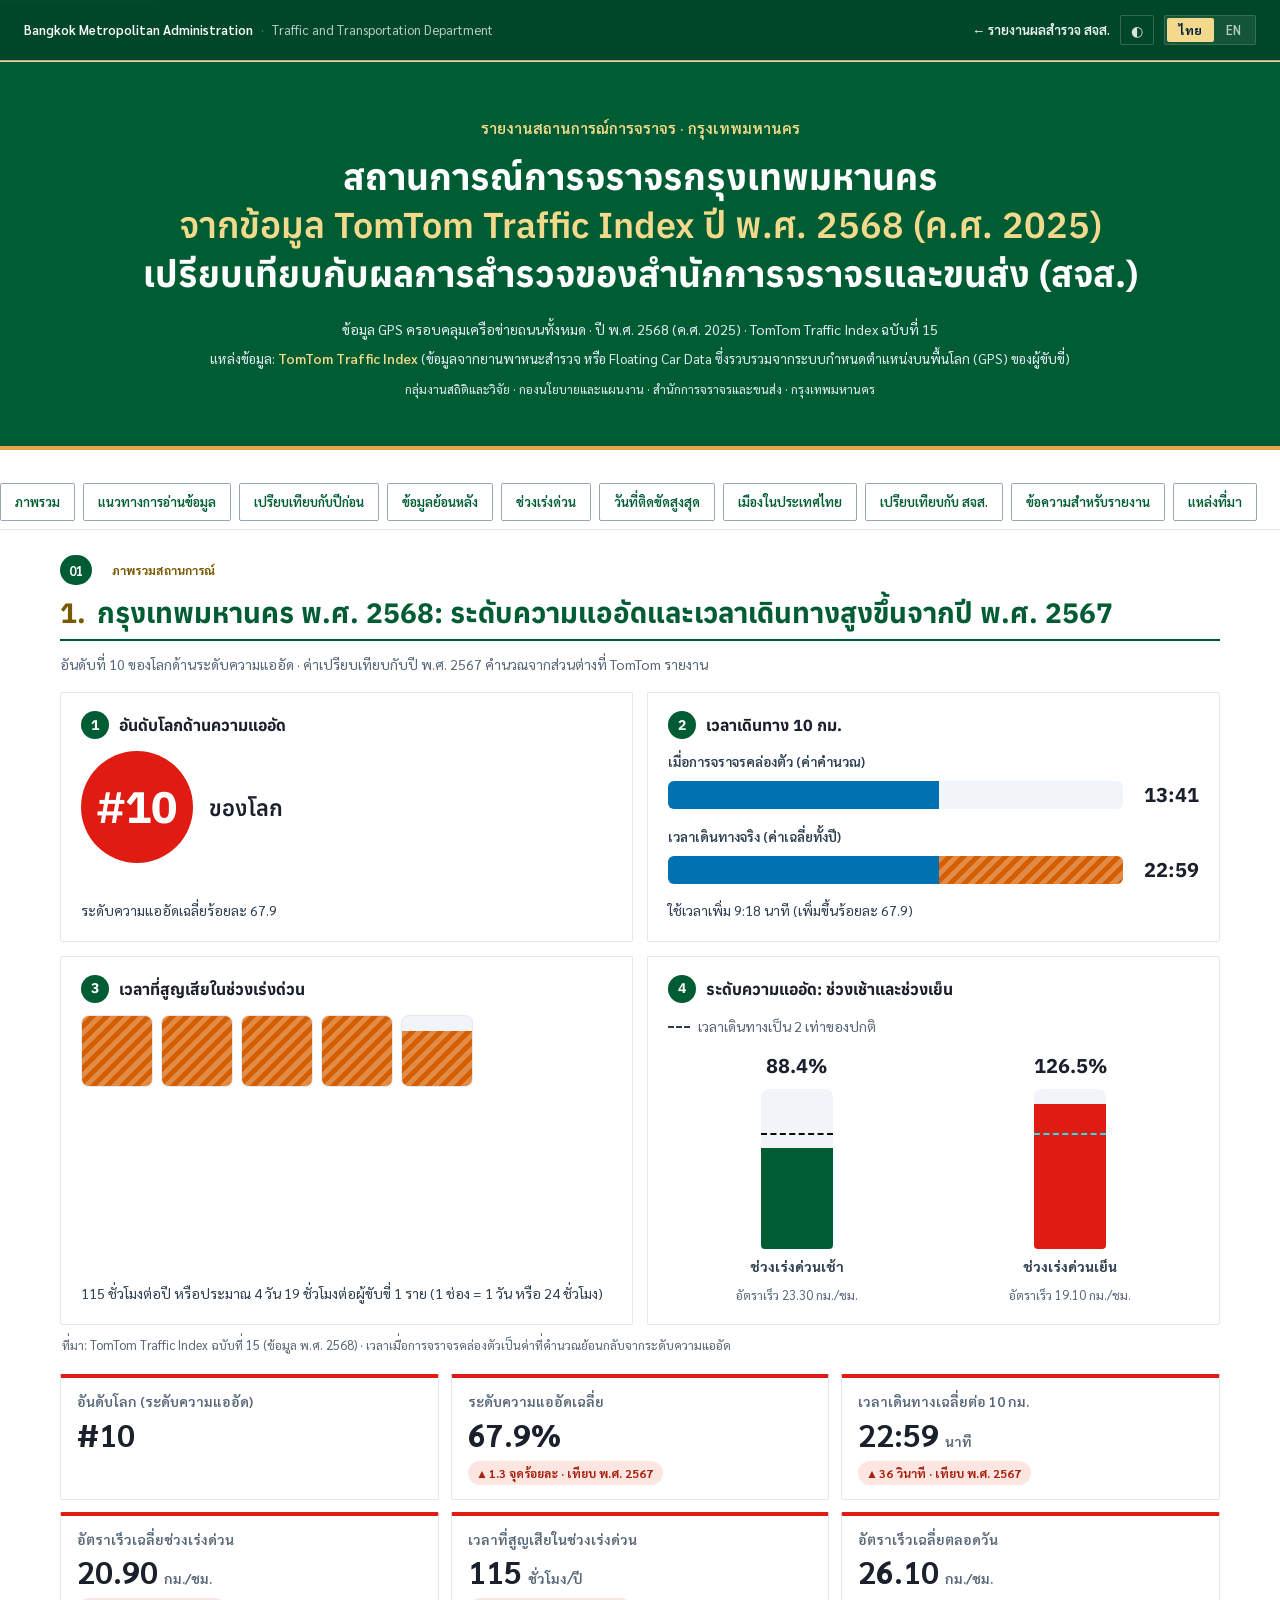
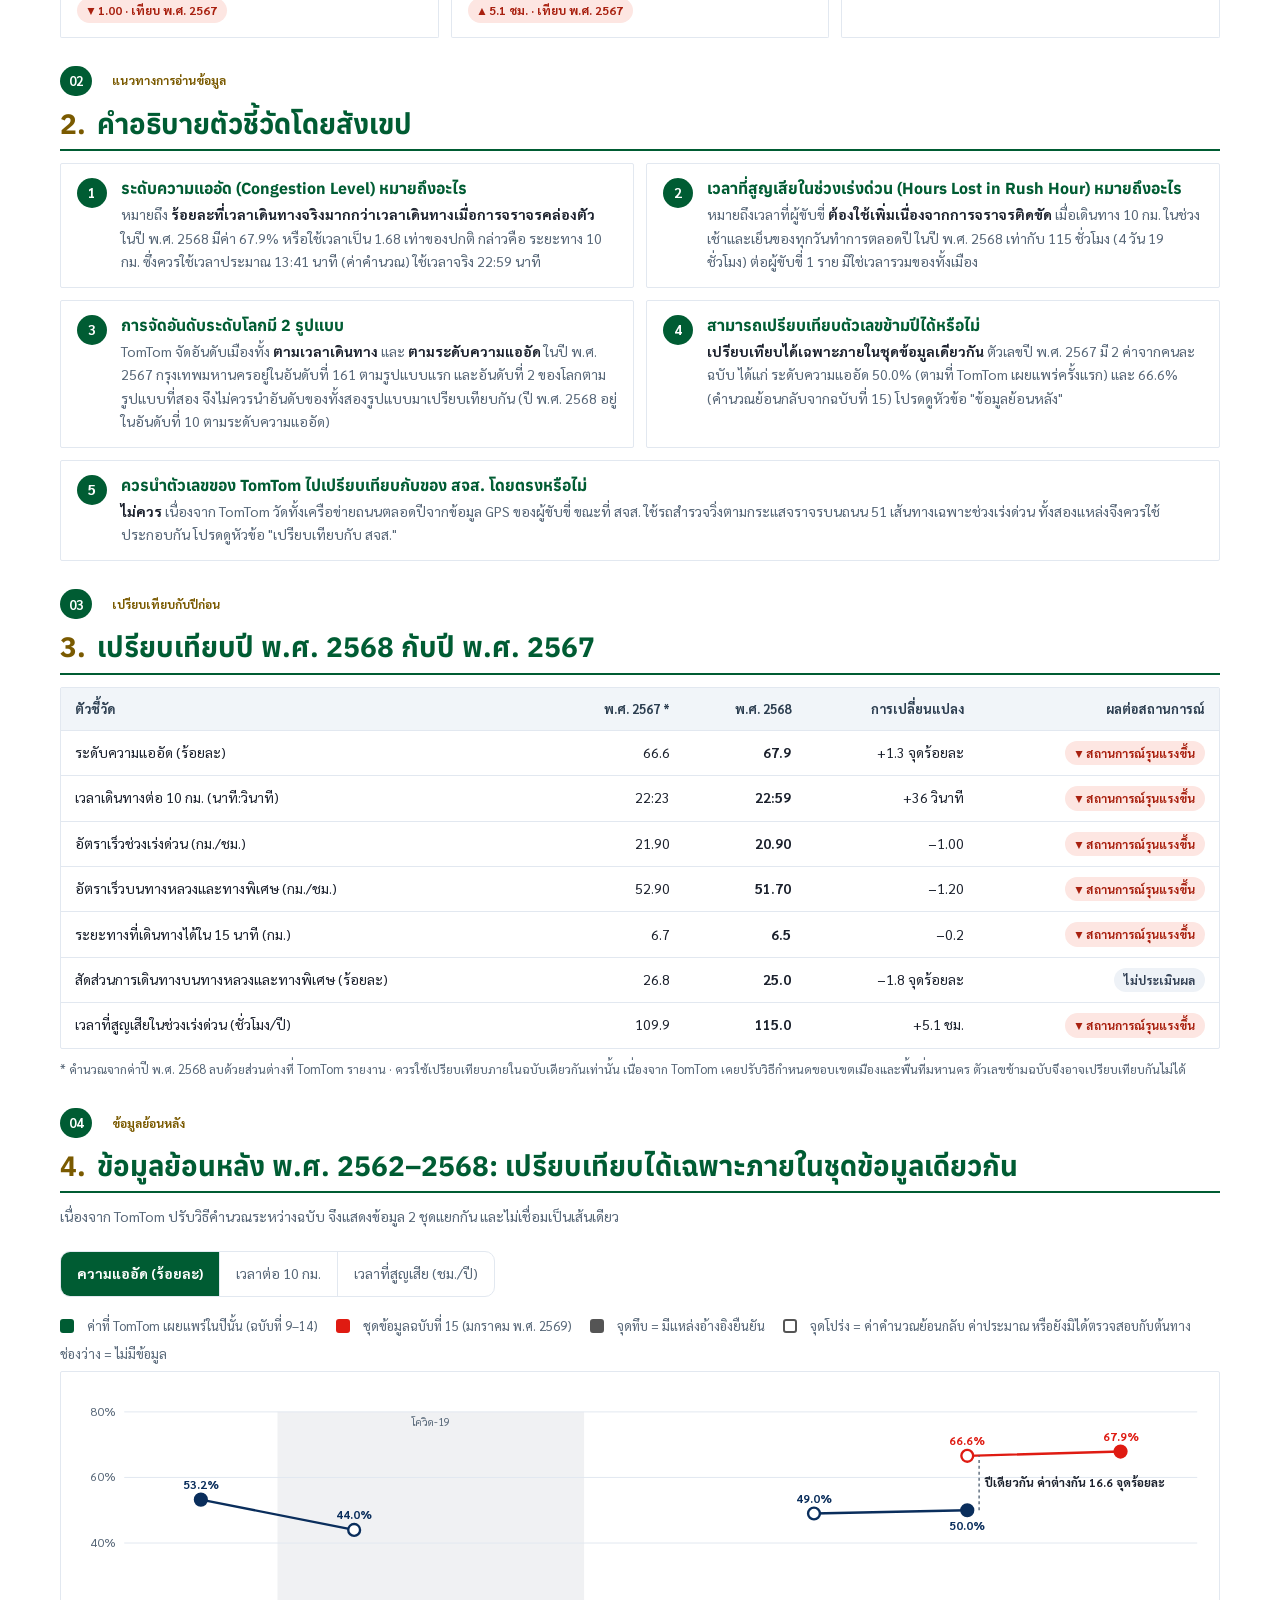
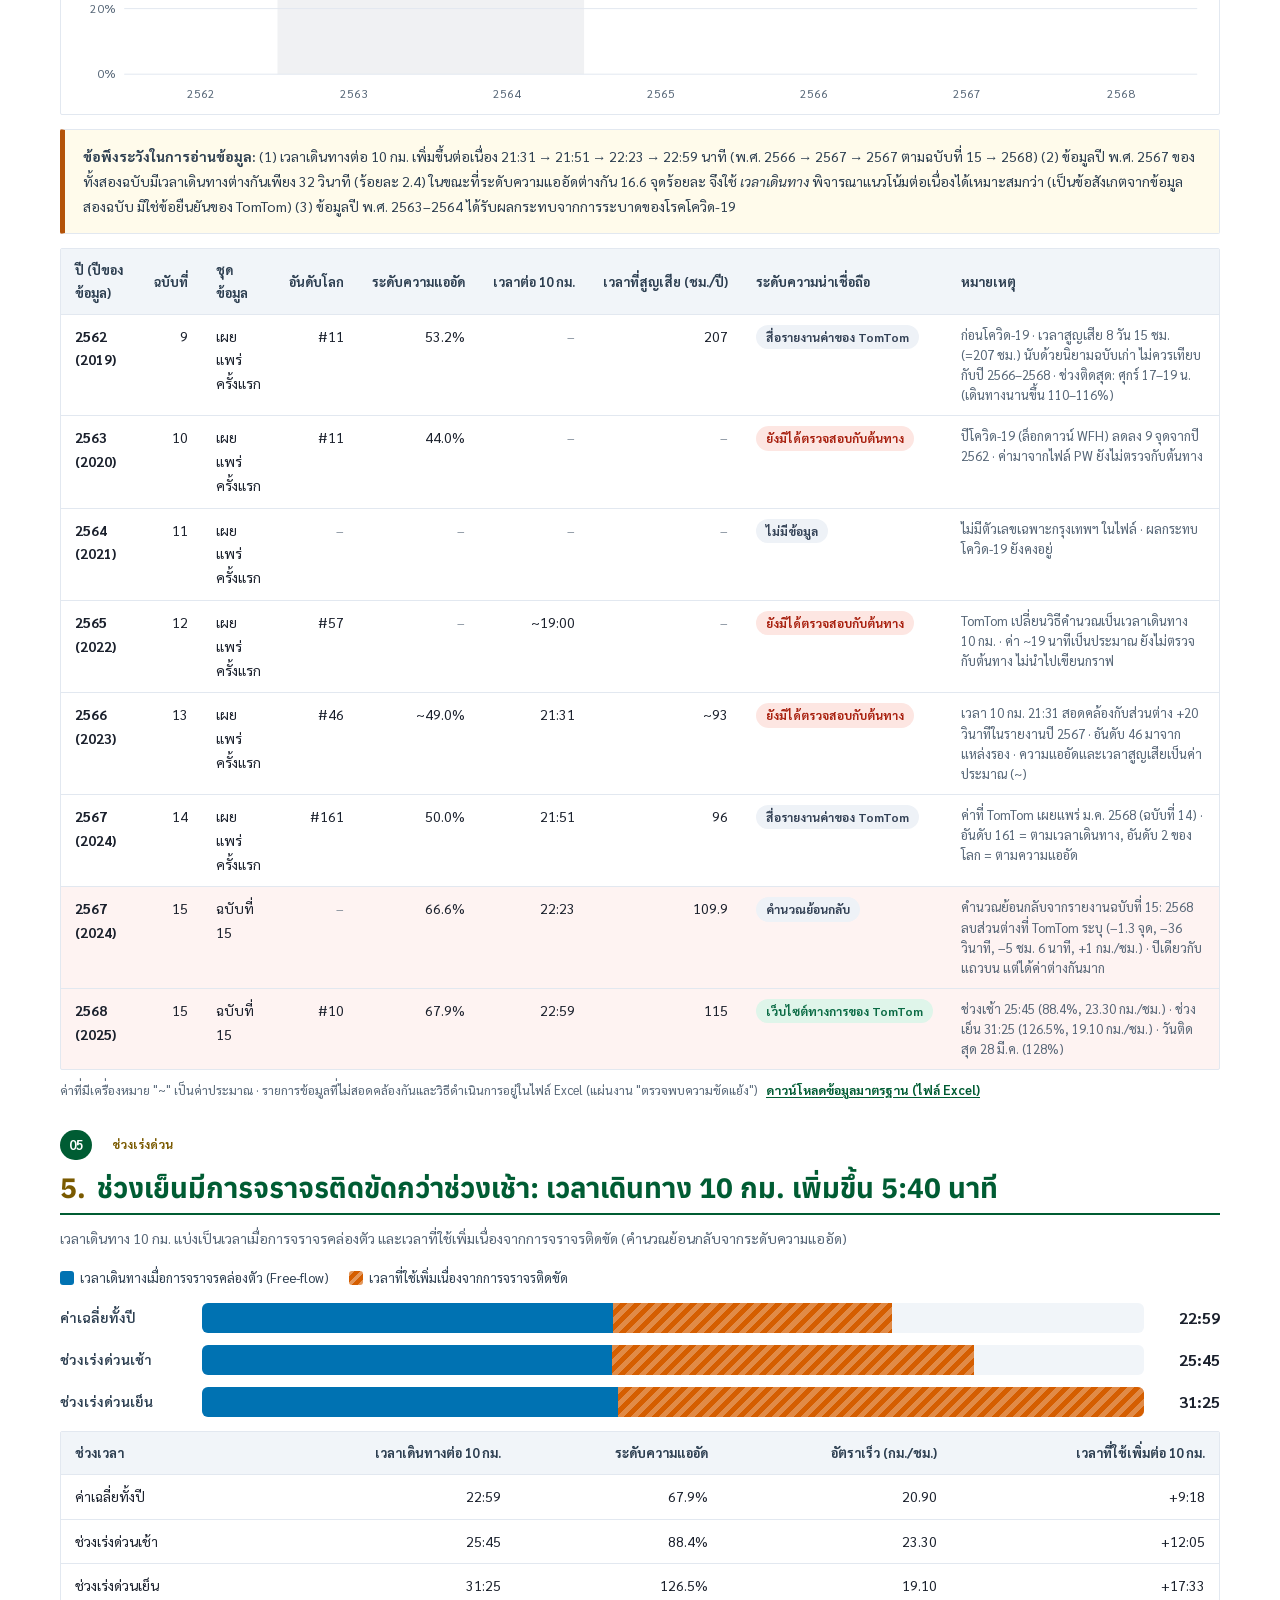
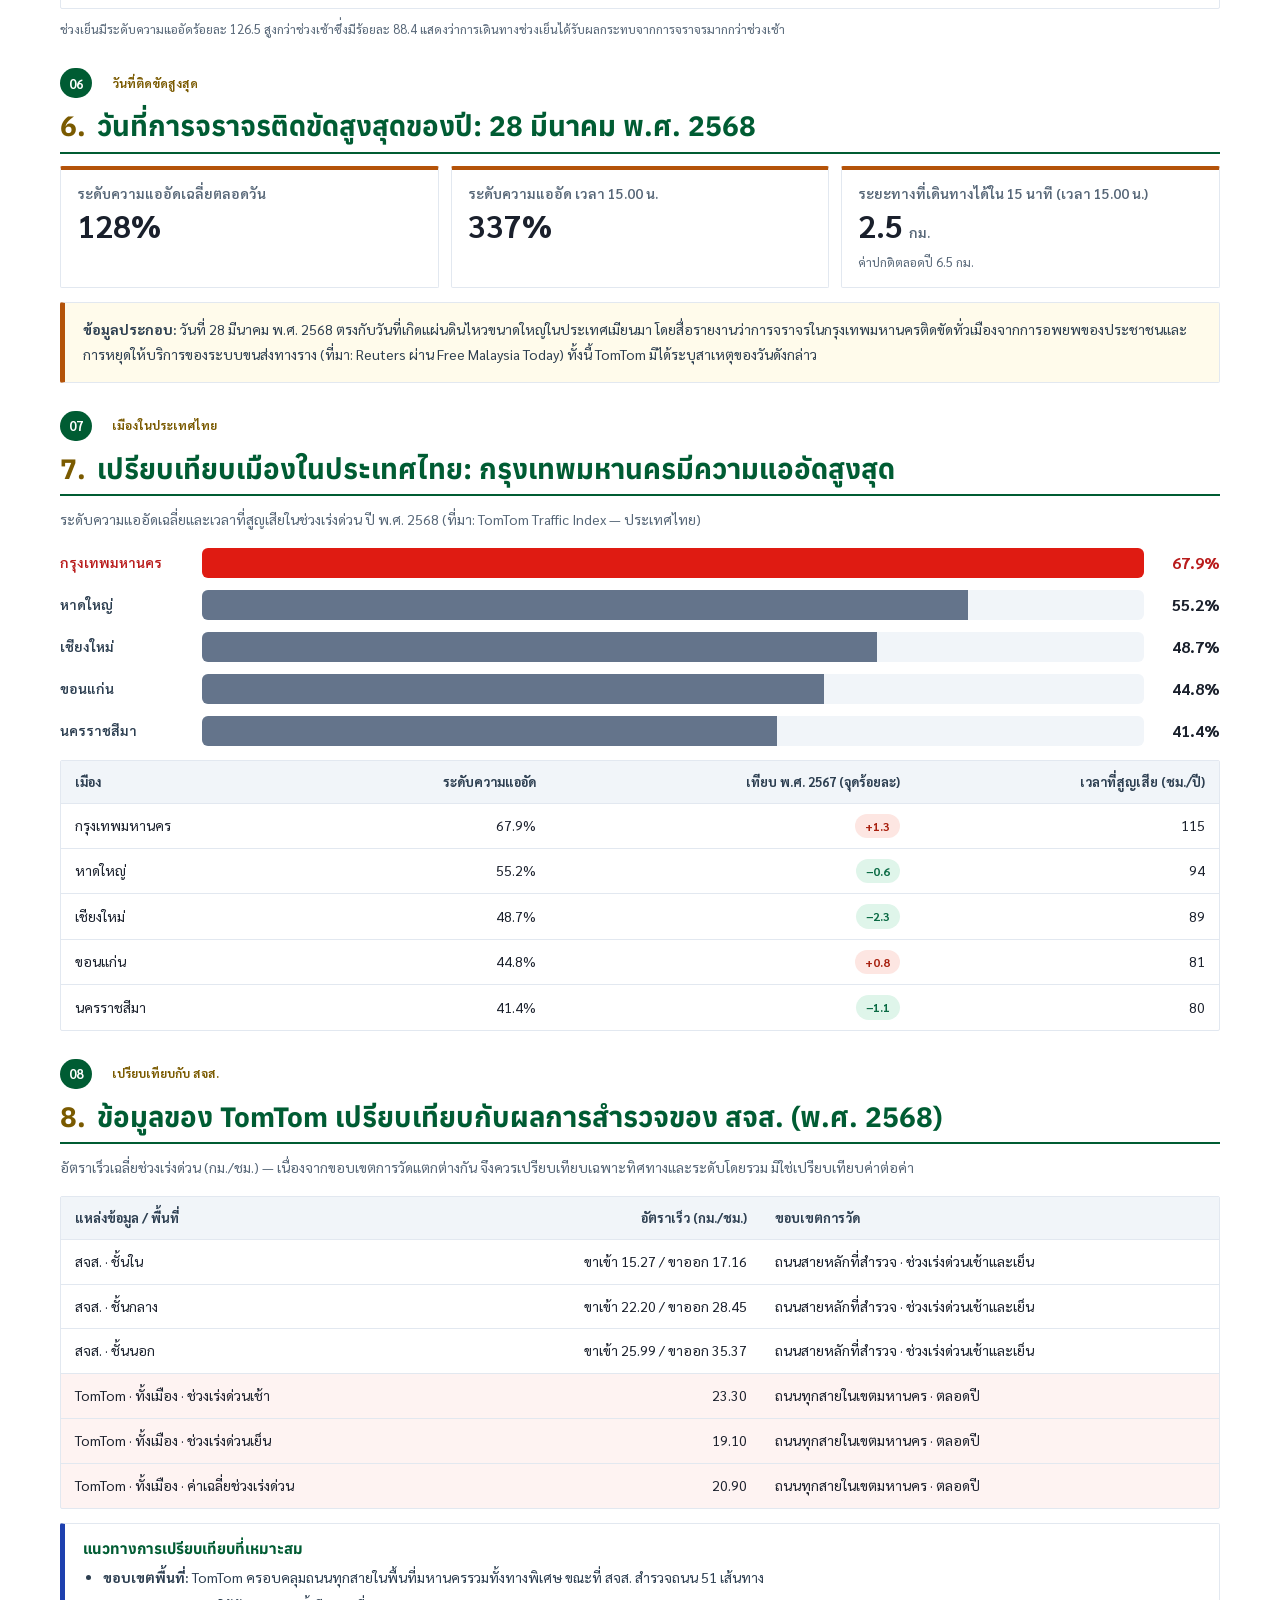
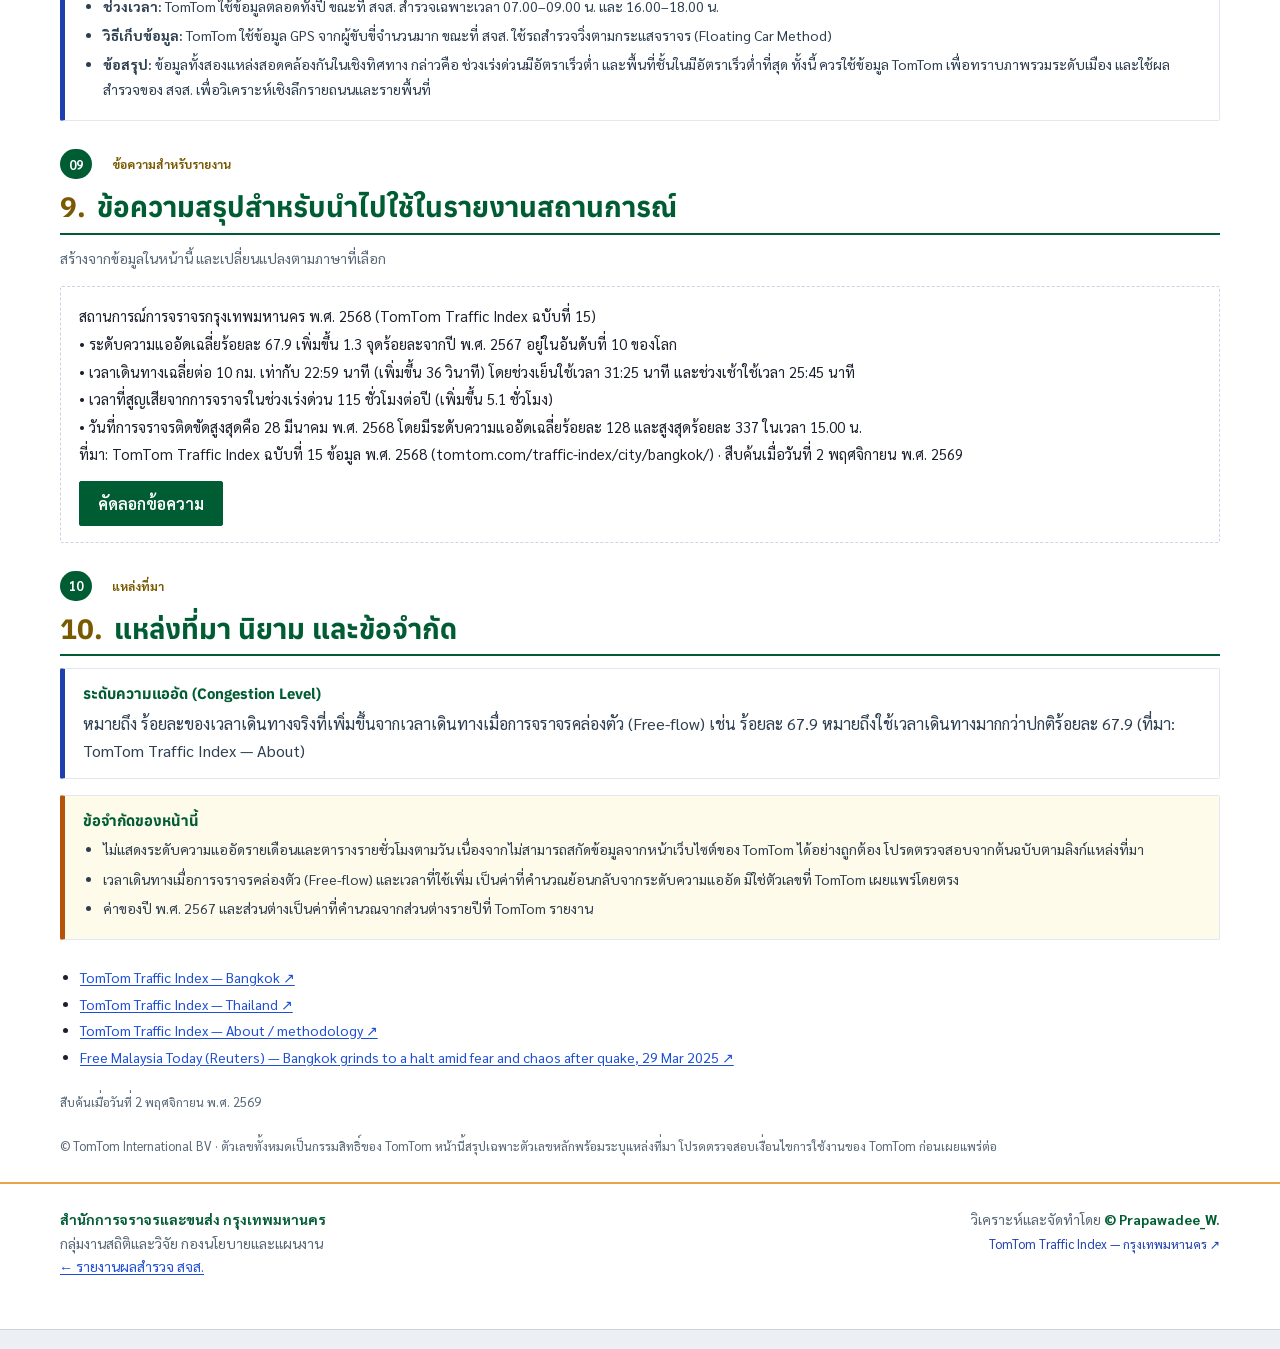
<file: tomtom.html>
<!DOCTYPE html>
<html lang="th" data-lang="th">
<head>
<meta charset="UTF-8">
<meta name="viewport" content="width=device-width, initial-scale=1.0, viewport-fit=cover">
<meta name="color-scheme" content="light">
<meta name="theme-color" content="#0A2E5C">

<title>สถานการณ์การจราจรกรุงเทพมหานคร จากข้อมูล TomTom (พ.ศ. 2568 และข้อมูลย้อนหลัง) · BMA Travel Time Dashboard</title>
<meta name="description" content="สรุปสถานการณ์การจราจรกรุงเทพมหานครจากข้อมูล TomTom Traffic Index (พ.ศ. 2568): ระดับความแออัด (Congestion Level) เวลาเดินทางต่อ 10 กม. ช่วงเร่งด่วนเช้าและเย็น วันที่การจราจรติดขัดสูงสุด เปรียบเทียบกับเมืองในประเทศไทยและผลการสำรวจของ สจส.">
<meta name="keywords" content="TomTom Traffic Index 2025, Bangkok traffic, congestion level, สถานการณ์การจราจร, กรุงเทพมหานคร, สจส.">
<meta name="author" content="Prapawadee W., Statistics and Research Group, Traffic and Transportation Department, BMA">

<meta property="og:type" content="website">
<meta property="og:locale" content="th_TH"><meta property="og:locale:alternate" content="en_US">
<meta property="og:title" content="สถานการณ์การจราจรกรุงเทพมหานคร จากข้อมูล TomTom (พ.ศ. 2568 และข้อมูลย้อนหลัง พ.ศ. 2562–2568)">
<meta property="og:description" content="ระดับความแออัด เวลาเดินทางต่อ 10 กม. ช่วงเร่งด่วน วันที่ติดขัดสูงสุด เมืองในประเทศไทย และการเปรียบเทียบกับผลสำรวจรถสำรวจตามกระแสจราจรของ สจส.">
<meta property="og:url" content="https://bma-statistics-pw.github.io/BMA-travel-time-dashboard-TH/tomtom.html">
<meta property="og:site_name" content="BMA Traffic Statistics">
<meta name="twitter:card" content="summary">
<link rel="canonical" href="https://bma-statistics-pw.github.io/BMA-travel-time-dashboard-TH/tomtom.html">
<link rel="alternate" hreflang="th" href="https://bma-statistics-pw.github.io/BMA-travel-time-dashboard-TH/tomtom.html?lang=th">
<link rel="alternate" hreflang="en" href="https://bma-statistics-pw.github.io/BMA-travel-time-dashboard-TH/tomtom.html?lang=en">
<link rel="alternate" hreflang="x-default" href="https://bma-statistics-pw.github.io/BMA-travel-time-dashboard-TH/tomtom.html">

<link rel="preconnect" href="https://fonts.googleapis.com">
<link rel="preconnect" href="https://fonts.gstatic.com" crossorigin>
<link href="https://fonts.googleapis.com/css2?family=Anuphan:wght@500;600;700&family=Sarabun:ital,wght@0,300;0,400;0,500;0,600;0,700;0,800;1,400;1,700&display=swap" rel="stylesheet">
<link rel="stylesheet" href="assets/styles.css">
<link rel="stylesheet" href="assets/tomtom.css">
<link rel="stylesheet" href="assets/standards-patch.css">
<link rel="stylesheet" href="assets/formal-theme.css">
<link rel="stylesheet" href="assets/typography.css?v=1">
<link rel="stylesheet" href="assets/gov-bkk-theme.css?v=1">

<script type="application/ld+json">
{
  "@context": "https://schema.org",
  "@type": "WebPage",
  "name": "Bangkok traffic situation — TomTom (2025 data, with 2019–2025 history)",
  "inLanguage": ["th-TH", "en-US"],
  "url": "https://bma-statistics-pw.github.io/BMA-travel-time-dashboard-TH/tomtom.html",
  "isPartOf": { "@type": "WebSite", "name": "BMA Travel Time Dashboard", "url": "https://bma-statistics-pw.github.io/BMA-travel-time-dashboard-TH/" },
  "citation": "https://www.tomtom.com/traffic-index/city/bangkok/",
  "creator": { "@type": "GovernmentOrganization", "name": "Traffic and Transportation Department, Bangkok Metropolitan Administration" }
}
</script>
</head>
<body class="page-tomtom">

<a href="#main" class="skip-link" data-i18n="skip">ข้ามไปยังเนื้อหาหลัก</a>

<div class="utility-bar" role="region" aria-label="เครื่องมือเว็บไซต์ / Site tools">
  <div class="utility-inner">
    <div class="utility-left">
      <span class="util-org" data-i18n="utilOrg">Bangkok Metropolitan Administration</span>
      <span class="util-sep">·</span>
      <span class="util-dept" data-i18n="utilDept">Traffic and Transportation Department</span>
    </div>
    <div class="utility-right">
      <a class="tt-back" href="index.html" data-i18n="ttBack">← รายงานผลสำรวจ สจส.</a>
      <button id="themeToggle" class="util-btn" type="button" aria-label="Toggle dark mode" title="สลับโหมด"><span class="theme-icon">◐</span></button>
      <div class="lang-toggle" role="group" aria-label="Language switcher">
        <button class="lang-btn active" data-lang="th" type="button" aria-pressed="true">ไทย</button>
        <button class="lang-btn" data-lang="en" type="button" aria-pressed="false">EN</button>
      </div>
    </div>
  </div>
</div>

<div class="a4-canvas">

<header class="report-hero">
  <div class="hero-eyebrow" data-i18n="ttEyebrow">รายงานสถานการณ์การจราจร · กรุงเทพมหานคร</div>
  <h1 class="hero-title">
    <span class="hero-line-1" data-i18n="ttHero1">สถานการณ์การจราจรกรุงเทพมหานคร</span>
    <span class="hero-line-2 hl" data-i18n="ttHero2">จากข้อมูล TomTom ปี 2568 (ค.ศ. 2025)</span>
    <span class="hero-line-3" data-i18n="ttHero3">เปรียบเทียบกับผลการสำรวจของ สจส.</span>
  </h1>
  <p class="hero-meta" data-i18n="ttHeroMeta">ข้อมูล GPS ทั่วเครือข่ายถนน · ปี ค.ศ. 2025 (พ.ศ. 2568) · TomTom ฉบับที่ 15</p>
  <p class="hero-method" data-i18n-html="ttHeroMethod">แหล่งข้อมูล: <strong>TomTom Traffic Index</strong> (ข้อมูลยานพาหนะสำรวจจาก GPS ของผู้ขับขี่: Floating Car Data)</p>
  <p class="hero-org" data-i18n="heroOrg">กลุ่มงานสถิติและวิจัย · กองนโยบายและแผนงาน · สำนักการจราจรและขนส่ง กรุงเทพมหานคร</p>
</header>

<nav class="std-nav" aria-label="ทางลัดไปยังหัวข้อ / Section quick links">
  <a href="#tt-summary" data-i18n="ttNavSummary">สรุปสถานการณ์</a>
  <a href="#tt-guide" data-i18n="ttNavGuide">อ่านตัวเลข</a>
  <a href="#tt-yoy" data-i18n="ttNavYoy">เทียบปีก่อน</a>
  <a href="#tt-history" data-i18n="ttNavHist">ย้อนหลัง</a>
  <a href="#tt-rush" data-i18n="ttNavRush">ช่วงเร่งด่วน</a>
  <a href="#tt-day" data-i18n="ttNavDay">วันที่ติดขัดสุด</a>
  <a href="#tt-th" data-i18n="ttNavTh">เมืองในไทย</a>
  <a href="#tt-vs" data-i18n="ttNavVs">เทียบ สจส.</a>
  <a href="#tt-copy" data-i18n="ttNavCopy">ข้อความรายงาน</a>
  <a href="#tt-src" data-i18n="ttNavSrc">แหล่งที่มา</a>
</nav>

<main id="main" class="a4-body" tabindex="-1">

<p id="ttError" class="tt-error" role="alert" hidden></p>
<noscript><p class="tt-error" data-i18n="ttNoJs">หน้านี้ใช้ JavaScript แสดงตัวเลขและกราฟ — ดูข้อมูลต้นฉบับที่ <a href="https://www.tomtom.com/traffic-index/city/bangkok/">TomTom Traffic Index</a></p></noscript>

<!-- ───────── สรุปสถานการณ์ ───────── -->
<section id="tt-summary" class="reveal" aria-labelledby="ttSumHead">
  <div class="section-eyebrow" data-i18n="ttSumEyebrow">สรุปสถานการณ์</div>
  <h2 class="section-heading" id="ttSumHead" data-i18n="ttSumHead">กรุงเทพมหานคร ปี พ.ศ. 2568: ความแออัดและเวลาเดินทางเพิ่มขึ้นจากปีก่อน</h2>
  <p class="section-sub" id="ttSumSub"></p>
  <div class="tt-info" id="ttInfo"></div>
  <div class="tt-kpis" id="ttKpis"></div>
</section>

<!-- ───────── อ่านตัวเลขอย่างไร ───────── -->
<section id="tt-guide" class="reveal" aria-labelledby="ttGuideHead">
  <div class="section-eyebrow" data-i18n="ttGuideEyebrow">อ่านตัวเลขอย่างไร</div>
  <h2 class="section-heading" id="ttGuideHead" data-i18n="ttGuideHead">ตัวเลขเหล่านี้แปลว่าอะไร (คำอธิบายโดยสรุป)</h2>
  <div class="tt-guide" id="ttGuide"></div>
</section>

<!-- ───────── เทียบปีก่อน ───────── -->
<section id="tt-yoy" class="reveal">
  <div class="section-eyebrow" data-i18n="ttYoyEyebrow">เทียบปีก่อน</div>
  <h2 class="section-heading" id="ttYoyHead" data-i18n="ttYoyHead">เปรียบเทียบ ปี 2568 และ ปี 2567</h2>
  <div class="tt-table-wrap" tabindex="0" role="region" aria-labelledby="ttYoyHead"><table class="tt-table" id="ttYoy"></table></div>
  <p class="tt-note" data-i18n="ttYoyNote">* คำนวณจาก (ค่าปี 2568 − ส่วนต่างที่ TomTom รายงาน)</p>
</section>

<!-- ───────── ย้อนหลัง 2562–2568 ───────── -->
<section id="tt-history" class="reveal" aria-labelledby="ttHistHead">
  <div class="section-eyebrow" data-i18n="ttHistEyebrow">ย้อนหลัง</div>
  <h2 class="section-heading" id="ttHistHead" data-i18n="ttHistHead">ภาพย้อนหลัง พ.ศ. 2562–2568: เทียบได้เฉพาะในชุดเดียวกัน</h2>
  <p class="section-sub" data-i18n="ttHistSub">วิธีคำนวณของ TomTom เปลี่ยนไปตามฉบับ จึงแสดง 2 ชุดแยกกัน ไม่ต่อเป็นเส้นเดียว</p>
  <div class="tt-seg" id="ttHistSeg" role="group"></div>
  <div class="tt-legend tt-hlegend" id="ttHistLegend"></div>
  <div class="tt-chartbox" id="ttHistBox"></div>
  <p class="tt-callout is-warn tt-mt" id="ttHistTake"></p>
  <div class="tt-table-wrap tt-mt" tabindex="0" role="region" aria-labelledby="ttHistHead"><table class="tt-table tt-htable" id="ttHistTable"></table></div>
  <p class="tt-note"><span data-i18n="ttHistNote"></span> <a class="tt-dl" href="data/tomtom-bangkok-2019-2025-standardized.xlsx" download data-i18n="ttHistDl">ดาวน์โหลดข้อมูลมาตรฐาน (ไฟล์ Excel)</a></p>
</section>

<!-- ───────── ช่วงเร่งด่วน ───────── -->
<section id="tt-rush" class="reveal">
  <div class="section-eyebrow" data-i18n="ttRushEyebrow">ช่วงเร่งด่วน</div>
  <h2 class="section-heading" id="ttRushHead"></h2>
  <p class="section-sub" data-i18n="ttRushSub">เวลาเดินทาง 10 กม. แบ่งเป็นเวลาเมื่อรถไม่ติด และเวลาที่เสียเพิ่มจากการจราจร</p>
  <div class="tt-legend" aria-hidden="true"><span><i class="is-free"></i><span data-i18n="ttLegFree">เวลาเดินทางเมื่อการจราจรคล่องตัว (Free-flow)</span></span><span><i class="is-extra"></i><span data-i18n="ttLegExtra">เวลาที่เสียเพิ่มจากการจราจร</span></span></div>
  <ul class="tt-bars" id="ttBars"></ul>
  <div class="tt-table-wrap tt-mt" tabindex="0" role="region" aria-labelledby="ttRushHead"><table class="tt-table" id="ttRushTable"></table></div>
  <p class="tt-note" id="ttRushIns"></p>
</section>

<!-- ───────── วันที่ติดขัดที่สุด ───────── -->
<section id="tt-day" class="reveal" aria-labelledby="ttDayHead">
  <div class="section-eyebrow" data-i18n="ttDayEyebrow">วันที่ติดขัดที่สุด</div>
  <h2 class="section-heading" id="ttDayHead"></h2>
  <div class="tt-kpis" id="ttDayCards"></div>
  <p class="tt-callout is-warn tt-mt" data-i18n-html="ttDayNote"></p>
</section>

<!-- ───────── เมืองในไทย ───────── -->
<section id="tt-th" class="reveal">
  <div class="section-eyebrow" data-i18n="ttThEyebrow">เมืองในไทย</div>
  <h2 class="section-heading" id="ttThHead" data-i18n="ttThHead">เปรียบเทียบเมืองในประเทศไทย: กรุงเทพมหานครมีความแออัดสูงสุด</h2>
  <p class="section-sub" data-i18n="ttThSub">ระดับความแออัดเฉลี่ยปี 2568 และเวลาสูญเสียช่วงเร่งด่วน</p>
  <ul class="tt-bars" id="ttThBars"></ul>
  <div class="tt-table-wrap tt-mt" tabindex="0" role="region" aria-labelledby="ttThHead"><table class="tt-table" id="ttThTable"></table></div>
</section>

<!-- ───────── เทียบ สจส. ───────── -->
<section id="tt-vs" class="reveal">
  <div class="section-eyebrow" data-i18n="ttVsEyebrow">เทียบกับ สจส.</div>
  <h2 class="section-heading" id="ttVsHead" data-i18n="ttVsHead">TomTom เปรียบเทียบกับผลการสำรวจของ สจส. (ปี 2568)</h2>
  <p class="section-sub" data-i18n="ttVsSub">อัตราเร็วเฉลี่ยช่วงเร่งด่วน (กม./ชม.)</p>
  <div class="tt-table-wrap" tabindex="0" role="region" aria-labelledby="ttVsHead"><table class="tt-table" id="ttVs"></table></div>
  <div class="tt-callout tt-mt">
    <h3 data-i18n="ttVsReadTitle">แนวทางการเปรียบเทียบที่เหมาะสม</h3>
    <ul><li data-i18n-html="ttVsR1"></li><li data-i18n-html="ttVsR2"></li><li data-i18n-html="ttVsR3"></li><li data-i18n-html="ttVsR4"></li></ul>
  </div>
</section>

<!-- ───────── ข้อความรายงาน ───────── -->
<section id="tt-copy" class="reveal">
  <div class="section-eyebrow" data-i18n="ttCopyEyebrow">ข้อความรายงาน</div>
  <h2 class="section-heading" id="ttCopyHead" data-i18n="ttCopyHead">ข้อความสรุปสำหรับนำไปใช้ในรายงานสถานการณ์</h2>
  <p class="section-sub" data-i18n="ttCopySub">สร้างจากข้อมูลในหน้านี้</p>
  <div class="tt-copybox"><div class="tt-copytext" id="ttCopyText" tabindex="0" role="region" aria-labelledby="ttCopyHead"></div>
    <button class="tt-btn" id="ttCopyBtn" type="button" data-i18n="ttCopyBtn">คัดลอกข้อความ</button></div>
</section>

<!-- ───────── แหล่งที่มา ───────── -->
<section id="tt-src" class="reveal" aria-labelledby="ttSrcHead">
  <div class="section-eyebrow" data-i18n="ttSrcEyebrow">แหล่งที่มา</div>
  <h2 class="section-heading" id="ttSrcHead" data-i18n="ttSrcHead">แหล่งที่มา นิยาม และข้อจำกัด</h2>
  <div class="tt-split">
    <div class="tt-callout"><h3 data-i18n="ttDefTitle">ระดับความแออัด (Congestion level)</h3><p data-i18n="ttDef"></p></div>
    <div class="tt-callout is-warn"><h3 data-i18n="ttLimTitle">ข้อจำกัดของหน้านี้</h3><ul><li data-i18n="ttLim1"></li><li data-i18n="ttLim2"></li><li data-i18n="ttLim3"></li></ul></div>
    <div class="tt-block"><ul class="tt-sources" id="ttSources"></ul><p class="tt-note" id="ttRetrieved"></p><p class="tt-note" data-i18n="ttCopyright"></p></div>
  </div>
</section>

</main>

<footer class="footer" role="contentinfo">
  <div>
    <strong data-i18n="footerOrgL1">สำนักการจราจรและขนส่ง กรุงเทพมหานคร</strong><br>
    <span data-i18n="footerOrgL2">กลุ่มงานสถิติและวิจัย กองนโยบายและแผนงาน</span><br>
    <a href="index.html" data-i18n="ttBack">← รายงานผลสำรวจ สจส.</a>
  </div>
  <div class="footer-right">
    <span data-i18n-html="footerAuthor">วิเคราะห์และจัดทำโดย <strong>© Prapawadee_W.</strong></span><br>
    <a href="https://www.tomtom.com/traffic-index/city/bangkok/" target="_blank" rel="noopener noreferrer" data-i18n="footerTomTom">TomTom Traffic Index — กรุงเทพมหานคร ↗</a>
  </div>
</footer>

</div><!-- /.a4-canvas -->

<script src="assets/i18n.js"></script>
<script src="assets/tomtom-i18n.js"></script>
<script src="assets/tomtom.js"></script>
</body>
</html>
</file>
<file: assets/styles.css>
/* ════════════════════════════════════════════════════════════════════
   BMA Travel Time Dashboard — Stylesheet (v4 · Editorial + i18n + a11y)
   © Prapawadee_W.
   Editorial type system inspired by FT/WEF · BMA brand colors preserved
   ════════════════════════════════════════════════════════════════════ */

:root{
  /* ─── Brand palette (preserved) ─── */
  --primary-color:#0A2E5C;
  --secondary-color:#1F4E79;
  --accent-color:#D4AF37;
  --bg-light:#F4F7F9;
  --text-dark:#1a202c;
  --text-mid:#2C3E50;
  --text-muted:#647687;
  --status-red:#C0392B;
  --status-orange:#D35400;
  --status-green:#27AE60;
  --inner-color:#d63031;
  --middle-color:#e17055;
  --outer-color:#00b894;

  /* ─── Editorial type system ─── */
  --font-serif:'Sarabun',sans-serif;
  --font-sans:'Sarabun',sans-serif;
  --font-mono:'Sarabun','IBM Plex Mono','SFMono-Regular',Consolas,Monaco,monospace;

  /* ─── Spacing ─── */
  --space-xs:.25rem;
  --space-sm:.5rem;
  --space-md:1rem;
  --space-lg:1.5rem;
  --space-xl:2rem;
  --space-2xl:3rem;

  /* ─── Type scale (PC default ≥1200px) ─── */
  --fs-display:36px;     /* hero h1 */
  --fs-h1:28px;          /* major section heading */
  --fs-h2:22px;          /* section heading */
  --fs-h3:18px;          /* subheading */
  --fs-lead:17px;        /* large body */
  --fs-body:16px;        /* body */
  --fs-small:14px;       /* small text */
  --fs-caption:12.5px;   /* meta/caption */
  --fs-eyebrow:11.5px;   /* uppercase eyebrow */

  --lh-display:1.2;
  --lh-heading:1.3;
  --lh-body:1.7;

  /* ─── Surfaces ─── */
  --bg:#fafbfc;
  --bg-canvas:#fff;
  --surface:#fff;
  --surface-2:#f8fafc;
  --surface-3:#f1f5f9;
  --border:#e2e8f0;
  --border-strong:#cbd5e1;

  --shadow-soft:0 1px 3px rgba(15,42,73,.06),0 1px 2px rgba(15,42,73,.04);
  --shadow-md:0 4px 12px rgba(15,42,73,.08),0 2px 4px rgba(15,42,73,.04);
  --shadow-lg:0 10px 30px rgba(15,42,73,.12),0 4px 8px rgba(15,42,73,.06);
  --radius-sm:6px;
  --radius-md:10px;
  --radius-lg:14px;
  --transition:cubic-bezier(.4,0,.2,1);

  /* a11y focus */
  --focus-ring:0 0 0 3px rgba(10,46,92,.35);
}

/* ─── Dark theme ─── */
:root[data-theme='dark']{
  --bg:#0f172a;
  --bg-canvas:#1e293b;
  --surface:#1e293b;
  --surface-2:#0f172a;
  --surface-3:#293548;
  --border:#334155;
  --border-strong:#475569;
  --text-dark:#f1f5f9;
  --text-mid:#cbd5e1;
  --text-muted:#94a3b8;
  --bg-light:#1e293b;
  --shadow-soft:0 1px 3px rgba(0,0,0,.4);
  --shadow-md:0 4px 12px rgba(0,0,0,.4);
  --shadow-lg:0 10px 30px rgba(0,0,0,.6);
}

*{box-sizing:border-box;margin:0;padding:0}
html{font-size:16px;scroll-behavior:smooth;-webkit-text-size-adjust:100%}
body{
  font-family:var(--font-sans);
  font-size:var(--fs-body);
  line-height:var(--lh-body);
  color:var(--text-dark);
  background:linear-gradient(180deg,#E2E8F0 0%,#cbd5e1 100%);
  display:flex;flex-direction:column;align-items:center;
  min-height:100vh;
  font-feature-settings:'kern' 1,'liga' 1,'calt' 1;
  text-rendering:optimizeLegibility;
}
:root[data-theme='dark'] body{background:linear-gradient(180deg,#0f172a 0%,#0a1124 100%)}

/* ─── Typography rules ─── */
h1,h2,h3,h4{
  font-family:var(--font-serif);
  line-height:var(--lh-heading);
  letter-spacing:-.01em;
  color:var(--primary-color);
  font-weight:700;
}
:root[data-theme='dark'] h1,
:root[data-theme='dark'] h2,
:root[data-theme='dark'] h3,
:root[data-theme='dark'] h4{color:#f0c060}
h1{font-size:var(--fs-h1)}
h2{font-size:var(--fs-h2)}
h3{font-size:var(--fs-h3)}
p{font-size:var(--fs-body);line-height:var(--lh-body)}
small{font-size:var(--fs-small)}
a{color:#1d4ed8;transition:color .2s}
a:hover{color:#1e3a8a}
:root[data-theme='dark'] a{color:#93c5fd}
.tabular,
.font-mono,
[class*='-num'],
.kpi-speed,
.tomtom-value,
.scenario-kpi strong,
.zsm-val,
.card-stats span:last-child,
.card-value,
.modern-table td:not(:first-child),
.compare-table td,
.rt-table .speed-cell,
.rt-table .td-num,
table[data-zone-table] td:nth-child(3){
  font-family:var(--font-mono);
  font-variant-numeric:tabular-nums;
}

/* ─── Skip link (a11y) ─── */
.skip-link{
  position:absolute;left:0;top:0;
  background:var(--primary-color);color:#fff;
  padding:10px 16px;
  font-size:14px;font-weight:600;
  z-index:1000;
  transform:translateY(-100%);
  transition:transform .2s var(--transition);
}
.skip-link:focus{transform:translateY(0);outline:none}

.sr-only{position:absolute;width:1px;height:1px;padding:0;margin:-1px;overflow:hidden;clip:rect(0,0,0,0);white-space:nowrap;border:0}

/* ─── Focus indicator ─── */
:focus-visible{outline:none;box-shadow:var(--focus-ring);border-radius:4px}

/* ─── Reveal animation ─── */
.reveal{opacity:0;transform:translateY(20px);transition:opacity .6s var(--transition),transform .6s var(--transition)}
.reveal.in-view{opacity:1;transform:translateY(0)}
@media (prefers-reduced-motion:reduce){
  .reveal{opacity:1;transform:none;transition:none}
  *,*::before,*::after{animation:none !important;transition:none !important}
}

/* ════════════════ Utility Bar ════════════════ */
.utility-bar{
  width:100%;
  background:#08203F;
  color:rgba(255,255,255,.85);
  font-size:13px;
  border-bottom:1px solid rgba(212,175,55,.18);
}
.utility-inner{
  max-width:1320px;margin:0 auto;
  padding:8px 24px;
  display:flex;justify-content:space-between;align-items:center;gap:12px;flex-wrap:wrap;
}
.utility-left{display:flex;gap:8px;align-items:center;font-family:var(--font-sans);letter-spacing:.02em}
.util-org{font-weight:600;color:#fff}
.util-sep{opacity:.4}
.util-dept{opacity:.85}
.utility-right{display:flex;gap:10px;align-items:center}
.util-btn{
  background:transparent;border:1px solid rgba(255,255,255,.2);
  color:rgba(255,255,255,.85);font-size:14px;
  width:34px;height:30px;border-radius:6px;cursor:pointer;
  display:inline-flex;align-items:center;justify-content:center;
  transition:.15s;
}
.util-btn:hover{background:rgba(255,255,255,.08);border-color:var(--accent-color);color:#f0c060}
.theme-icon{display:inline-block}
.lang-toggle{
  display:flex;background:rgba(255,255,255,.08);
  border-radius:6px;border:1px solid rgba(255,255,255,.15);
  padding:2px;
}
.lang-btn{
  background:transparent;border:none;color:rgba(255,255,255,.7);
  font-family:var(--font-sans);font-size:12.5px;font-weight:600;
  letter-spacing:.04em;
  padding:4px 12px;border-radius:4px;cursor:pointer;transition:.15s;
}
.lang-btn:hover{color:#fff}
.lang-btn.active{background:#f0c060;color:#08203F;font-weight:700}

/* ════════════════ A4 Canvas ════════════════ */
.a4-canvas{
  width:210mm;max-width:1320px;min-height:297mm;
  background:var(--bg-canvas);
  box-shadow:var(--shadow-lg);
  overflow:hidden;
  padding:0 0 40px;
  display:flex;flex-direction:column;gap:25px;
  border-radius:0 0 8px 8px;
  margin-bottom:20px;
}
.a4-body{padding:0 50px;display:flex;flex-direction:column;gap:28px}

/* ════════════════ Hero ════════════════ */
.report-hero{
  background:linear-gradient(135deg,#0b2545 0%,#1a4a7e 55%,#0e6b7a 100%);
  padding:52px 50px 46px;text-align:center;color:#fff;
  position:relative;overflow:hidden;
}
.report-hero::before{
  content:'';position:absolute;inset:0;
  background:
    radial-gradient(ellipse at 50% -10%,rgba(212,175,55,.18) 0%,transparent 60%),
    radial-gradient(ellipse at 80% 110%,rgba(0,206,201,.12) 0%,transparent 50%);
  pointer-events:none;
}
.report-hero::after{
  content:'';position:absolute;top:-50%;left:-50%;width:200%;height:200%;
  background:repeating-linear-gradient(45deg,transparent,transparent 80px,rgba(255,255,255,.015) 80px,rgba(255,255,255,.015) 81px);
  pointer-events:none;
  animation:slideBg 60s linear infinite;
}
@keyframes slideBg{0%{transform:translate(0,0)}100%{transform:translate(80px,80px)}}

.hero-eyebrow{
  display:inline-block;
  border:1px solid rgba(212,175,55,.5);
  color:#f0c060;
  font-family:var(--font-sans);
  font-size:var(--fs-eyebrow);
  font-weight:600;letter-spacing:.18em;
  text-transform:uppercase;
  padding:6px 18px;border-radius:30px;
  margin-bottom:24px;position:relative;
  animation:pulseBadge 4s ease-in-out infinite;
}
@keyframes pulseBadge{
  0%,100%{box-shadow:0 0 0 0 rgba(212,175,55,.35)}
  50%{box-shadow:0 0 0 10px rgba(212,175,55,0)}
}
.hero-title{
  font-family:var(--font-serif);
  font-size:var(--fs-display);
  font-weight:700;
  line-height:1.18;
  letter-spacing:-.02em;
  color:#fff;
  margin-bottom:20px;
  position:relative;
  text-wrap:balance;
}
.hero-title span{display:block}
.hero-title .hl{color:#f0c060;font-style:italic;font-weight:600}
.hero-meta{
  font-family:var(--font-sans);
  font-size:var(--fs-small);
  color:rgba(255,255,255,.78);
  letter-spacing:.05em;margin-bottom:6px;position:relative;
}
.hero-method{font-family:var(--font-sans);font-size:13.5px;color:rgba(212,175,55,.95);margin-bottom:8px;position:relative;letter-spacing:.02em}
.hero-method strong{color:#f0c060;font-weight:600}
.hero-org{
  font-family:var(--font-sans);
  font-size:var(--fs-caption);
  color:rgba(255,255,255,.6);
  position:relative;letter-spacing:.04em;
}

/* ════════════════ Intro & Method card ════════════════ */
.intro-box{
  background:var(--bg-light);
  border-left:4px solid var(--accent-color);
  padding:18px 24px;
  font-family:var(--font-sans);
  font-size:var(--fs-lead);
  line-height:1.75;
  color:var(--text-dark);
  border-radius:0 8px 8px 0;
}

.method-card{
  background:linear-gradient(135deg,#eff6ff 0%,#f8fafc 100%);
  border:1.5px solid #bfdbfe;border-radius:12px;padding:20px 24px;
  display:grid;grid-template-columns:auto 1fr;gap:20px;align-items:flex-start;
  box-shadow:var(--shadow-soft);
  transition:transform .3s var(--transition),box-shadow .3s var(--transition);
}
:root[data-theme='dark'] .method-card{
  background:linear-gradient(135deg,#1e3a5f 0%,#1e293b 100%);
  border-color:#3b5680;
}
.method-card:hover{transform:translateY(-2px);box-shadow:var(--shadow-md)}
.method-icon{
  font-size:36px;background:#fff;border:1.5px solid #bfdbfe;border-radius:50%;
  width:64px;height:64px;display:flex;align-items:center;justify-content:center;
  box-shadow:var(--shadow-soft);
  animation:bobble 4s ease-in-out infinite;
}
:root[data-theme='dark'] .method-icon{background:#1e293b;border-color:#3b5680}
@keyframes bobble{0%,100%{transform:translateY(0)}50%{transform:translateY(-3px)}}
.method-title{
  font-family:var(--font-serif);
  font-size:18px;font-weight:700;color:#1e40af;margin-bottom:8px;
  letter-spacing:-.01em;
}
:root[data-theme='dark'] .method-title{color:#93c5fd}
.method-desc{
  font-family:var(--font-sans);
  font-size:14.5px;color:var(--text-mid);line-height:1.75;margin-bottom:12px;
}
.method-meta{display:flex;flex-wrap:wrap;gap:8px}
.method-pill{
  display:inline-block;font-family:var(--font-sans);
  font-size:12.5px;font-weight:600;
  padding:5px 12px;border-radius:20px;
  background:#dbeafe;color:#1e40af;border:1px solid #bfdbfe;
  transition:transform .2s var(--transition);
}
:root[data-theme='dark'] .method-pill{background:#1e3a5f;color:#93c5fd;border-color:#3b5680}
.method-pill:hover{transform:scale(1.05)}

/* ════════════════ Quick nav ════════════════ */
.std-nav{display:flex;flex-wrap:wrap;gap:8px}
.std-nav a{
  text-decoration:none;color:#1e3a8a;
  font-family:var(--font-sans);
  font-size:13px;font-weight:600;letter-spacing:.02em;
  padding:7px 14px;border-radius:999px;
  border:1px solid #bfdbfe;background:#eff6ff;
  transition:.2s;
}
:root[data-theme='dark'] .std-nav a{background:#1e3a5f;color:#93c5fd;border-color:#3b5680}
.std-nav a:hover{background:#1e3a8a;color:#fff;border-color:#1e3a8a;transform:translateY(-1px)}

/* ════════════════ Section headings ════════════════ */
.section-eyebrow{
  display:flex;align-items:center;gap:10px;
  font-family:var(--font-sans);
  font-size:var(--fs-eyebrow);
  font-weight:700;letter-spacing:.18em;
  color:#1e40af;text-transform:uppercase;margin-bottom:8px;
}
:root[data-theme='dark'] .section-eyebrow{color:#93c5fd}
.section-eyebrow::before{
  content:'';display:inline-block;width:32px;height:3px;
  background:#1e40af;border-radius:2px;flex-shrink:0;
}
:root[data-theme='dark'] .section-eyebrow::before{background:#93c5fd}
.section-heading{
  font-family:var(--font-serif);
  font-size:var(--fs-h1);font-weight:700;
  color:var(--primary-color);margin-bottom:6px;
  letter-spacing:-.02em;
}
:root[data-theme='dark'] .section-heading{color:#f0c060}
.section-sub{
  font-family:var(--font-sans);
  font-size:var(--fs-small);color:var(--text-muted);margin-bottom:16px;
}

/* ════════════════ TomTom ════════════════ */
.tomtom-card{
  border:1.5px solid #fecaca;border-radius:12px;padding:18px 20px;
  display:flex;gap:18px;align-items:flex-start;
  background:linear-gradient(145deg,#fff7f7,#fff);
  box-shadow:var(--shadow-soft);
}
:root[data-theme='dark'] .tomtom-card{background:linear-gradient(145deg,#3f1d1d,#1e293b);border-color:#7f1d1d}
.tomtom-brand{
  background:#df1b12;color:#fff;
  font-family:var(--font-sans);
  font-size:11px;font-weight:900;line-height:1.3;
  padding:10px 8px;border-radius:8px;text-align:center;
  letter-spacing:.06em;min-width:54px;flex-shrink:0;
  box-shadow:0 2px 6px rgba(223,27,18,.3);
}
.tomtom-body{flex:1;min-width:0}
.tomtom-city{
  font-family:var(--font-serif);
  font-size:15px;font-weight:700;color:#b91c1c;margin-bottom:12px;
}
:root[data-theme='dark'] .tomtom-city{color:#f87171}
.tomtom-stats-grid{display:grid;grid-template-columns:repeat(5,1fr);gap:8px;margin-bottom:8px}
.tomtom-stat{
  border:1px solid #fecaca;border-radius:8px;padding:10px;
  background:#fff;text-align:center;
  transition:transform .2s var(--transition);
}
:root[data-theme='dark'] .tomtom-stat{background:#1e293b;border-color:#7f1d1d}
.tomtom-stat:hover{transform:translateY(-2px);box-shadow:var(--shadow-soft)}
.tomtom-value{
  font-family:var(--font-mono);
  color:#b91c1c;font-size:20px;font-weight:700;line-height:1.15;
  font-variant-numeric:tabular-nums;
}
:root[data-theme='dark'] .tomtom-value{color:#f87171}
.tomtom-label{
  font-family:var(--font-sans);
  color:var(--text-muted);font-size:11.5px;margin-top:3px;line-height:1.4;
}
.tomtom-sub-label{font-family:var(--font-sans);color:#94a3b8;font-size:11px;margin-top:2px}
.tomtom-stats-row2{display:flex;gap:8px}
.tomtom-stats-row2 .tomtom-stat{flex:1}
.tomtom-note{
  margin-top:12px;color:#7f1d1d;font-size:13px;line-height:1.7;
  background:#fff5f5;border-radius:6px;padding:10px 12px;
  font-family:var(--font-sans);
}
:root[data-theme='dark'] .tomtom-note{background:#3f1d1d;color:#fca5a5}

/* ════════════════ Compare table ════════════════ */
.compare-card{
  background:var(--surface);border:1px solid var(--border);border-radius:10px;
  overflow:hidden;box-shadow:var(--shadow-soft);
}
.compare-title{
  padding:14px 18px;
  font-family:var(--font-serif);
  font-size:16px;font-weight:700;color:var(--primary-color);
  background:var(--surface-3);border-bottom:1px solid var(--border);
  letter-spacing:-.01em;
}
:root[data-theme='dark'] .compare-title{color:#f0c060;background:#293548}
.ctable-wrap{overflow-x:auto}
.compare-table{width:100%;border-collapse:collapse;font-size:13.5px;min-width:560px}
.compare-table th,.compare-table td{
  border-right:1px solid var(--border);
  border-bottom:1px solid var(--border);
  padding:11px 12px;text-align:center;vertical-align:middle;
}
.compare-table th:last-child,.compare-table td:last-child{border-right:none}
.compare-table tr:last-child td{border-bottom:none}
.compare-table tbody tr{transition:background .2s}
.compare-table tbody tr:hover{background:var(--surface-2)}
.compare-table th{
  background:var(--surface-2);color:var(--text-muted);
  font-family:var(--font-sans);
  font-size:12.5px;font-weight:700;
  letter-spacing:.02em;
}
.compare-table th small{font-weight:400;color:var(--text-muted)}
.compare-table td:first-child,.compare-table th:first-child{text-align:left}
.chip{
  display:inline-block;
  font-family:var(--font-mono);
  font-size:13px;font-weight:700;
  padding:4px 11px;border-radius:20px;white-space:nowrap;
  font-variant-numeric:tabular-nums;
  transition:transform .2s;
}
.chip:hover{transform:scale(1.05)}
.cr{background:#fef2f2;color:#b91c1c;border:1px solid #fecaca}
.cb{background:#eff6ff;color:#1d4ed8;border:1px solid #bfdbfe}
.cg{background:#f0fdf4;color:#166534;border:1px solid #bbf7d0}
:root[data-theme='dark'] .cr{background:#3f1d1d;color:#fca5a5;border-color:#7f1d1d}
:root[data-theme='dark'] .cb{background:#1e3a5f;color:#93c5fd;border-color:#3b5680}
:root[data-theme='dark'] .cg{background:#14532d;color:#86efac;border-color:#15803d}
.cn{color:var(--text-muted);font-size:13px}
.row-label{font-weight:700;color:var(--text-dark);font-family:var(--font-sans);font-size:13.5px}
.row-sub{font-size:12px;color:var(--text-muted);font-family:var(--font-sans)}

.source-note{
  background:var(--surface-2);border:1px solid var(--border);border-radius:10px;
  padding:14px 18px;font-family:var(--font-sans);
  font-size:13px;color:var(--text-mid);line-height:1.75;
}
.source-note strong{color:var(--text-dark)}

/* ════════════════ Zone-district ════════════════ */
.zone-district-card{
  background:linear-gradient(135deg,var(--surface) 0%,#f8fbff 100%);
  border:2px solid #bfdbfe;border-radius:10px;padding:16px;
  box-shadow:var(--shadow-soft);
}
:root[data-theme='dark'] .zone-district-card{
  background:linear-gradient(135deg,#1e293b,#0f172a);border-color:#3b5680;
}
.zone-district-header{
  display:flex;align-items:center;justify-content:space-between;
  gap:10px;flex-wrap:wrap;border-bottom:1px solid var(--border);
  padding-bottom:12px;margin-bottom:14px;
}
.zone-district-header h2{
  font-family:var(--font-serif);
  font-size:16px;font-weight:700;color:#1e3a8a;margin:0;
}
:root[data-theme='dark'] .zone-district-header h2{color:#93c5fd}
.zd-badge{
  font-family:var(--font-sans);
  font-size:12px;font-weight:700;color:#1e40af;background:#dbeafe;
  border:1px solid #93c5fd;border-radius:20px;padding:3px 10px;
  letter-spacing:.04em;
}
:root[data-theme='dark'] .zd-badge{background:#1e3a5f;color:#93c5fd;border-color:#3b5680}
.zone-district-grid{display:grid;grid-template-columns:repeat(3,1fr);gap:12px}
.zd-item{
  border-radius:8px;padding:12px;border-left:4px solid transparent;
  transition:transform .2s,box-shadow .2s;
}
.zd-item:hover{transform:translateY(-2px);box-shadow:var(--shadow-soft)}
.zd-item.inner{background:#fff5f5;border-left-color:#d63031}
.zd-item.middle{background:#fff7ed;border-left-color:#e17055}
.zd-item.outer{background:#f0fdf4;border-left-color:#00b894}
:root[data-theme='dark'] .zd-item.inner{background:#3f1d1d}
:root[data-theme='dark'] .zd-item.middle{background:#3a2310}
:root[data-theme='dark'] .zd-item.outer{background:#14532d}
.zd-title{
  font-family:var(--font-serif);
  font-size:15px;font-weight:700;margin-bottom:6px;letter-spacing:-.01em;
}
.zd-title.inner{color:#b91c1c}
.zd-title.middle{color:#c2410c}
.zd-title.outer{color:#166534}
:root[data-theme='dark'] .zd-title.inner{color:#fca5a5}
:root[data-theme='dark'] .zd-title.middle{color:#fdba74}
:root[data-theme='dark'] .zd-title.outer{color:#86efac}
.zd-count{
  display:inline-block;margin-left:6px;
  font-family:var(--font-sans);
  font-size:11px;font-weight:700;border-radius:10px;padding:2px 8px;
}
.zd-count.inner{background:#fef2f2;color:#b91c1c}
.zd-count.middle{background:#fff7ed;color:#c2410c}
.zd-count.outer{background:#f0fdf4;color:#166534}
.zd-desc{font-family:var(--font-sans);font-size:12.5px;color:var(--text-muted);margin-bottom:7px}
.zd-districts{font-family:var(--font-sans);font-size:12.5px;color:var(--text-mid);line-height:1.75}

/* ════════════════ Control panel ════════════════ */
.control-panel{
  background:var(--surface-2);border:1px solid var(--border);border-radius:10px;padding:14px;
  display:grid;grid-template-columns:1.1fr 1fr 1.3fr auto auto;gap:10px;align-items:end;
}
.control-group{display:flex;flex-direction:column;gap:5px}
.control-label{
  font-family:var(--font-sans);
  font-size:13px;color:var(--text-muted);font-weight:600;
  letter-spacing:.02em;
}
.control-input,.control-select,.control-btn{
  height:40px;border-radius:8px;border:1px solid var(--border-strong);
  font-family:var(--font-sans);font-size:14px;padding:0 12px;
  background:var(--surface);color:var(--text-dark);
}
.control-select{cursor:pointer}
.control-input:focus,.control-select:focus{
  outline:none;border-color:#3b82f6;box-shadow:0 0 0 3px rgba(59,130,246,.2);
}
.control-btn{cursor:pointer;font-weight:600;transition:.2s;letter-spacing:.02em}
.control-btn:hover{background:var(--surface-3);transform:translateY(-1px)}
.control-btn.primary{background:var(--primary-color);border-color:var(--primary-color);color:#fff}
.control-btn.primary:hover{background:#0d3a73}
.filter-status{font-family:var(--font-sans);font-size:13px;color:var(--text-muted);margin-top:10px}
.is-hidden{display:none !important}

/* ════════════════ KPI cards ════════════════ */
.cards-grid{display:grid;grid-template-columns:repeat(3,1fr);gap:20px}
.data-card{
  background:var(--surface);border:1px solid var(--border);border-radius:12px;padding:22px;
  position:relative;box-shadow:var(--shadow-soft);
  transition:transform .3s var(--transition),box-shadow .3s var(--transition);
  overflow:hidden;
}
.data-card:hover{transform:translateY(-4px);box-shadow:var(--shadow-lg)}
.data-card::before{
  content:'';position:absolute;top:0;left:0;right:0;height:6px;
  border-radius:12px 12px 0 0;
}
.card-inner::before{background:linear-gradient(90deg,var(--inner-color) 0%,#ff7675 100%)}
.card-middle::before{background:linear-gradient(90deg,var(--middle-color) 0%,#fab1a0 100%)}
.card-outer::before{background:linear-gradient(90deg,var(--outer-color) 0%,#55efc4 100%)}
.data-card::after{
  content:'';position:absolute;top:-10px;right:-10px;width:80px;height:80px;
  border-radius:50%;opacity:.04;pointer-events:none;
}
.card-inner::after{background:var(--inner-color)}
.card-middle::after{background:var(--middle-color)}
.card-outer::after{background:var(--outer-color)}
.card-title{
  font-family:var(--font-serif);
  font-size:17px;font-weight:700;margin-bottom:6px;text-align:center;
  position:relative;letter-spacing:-.01em;
}
.card-year-badge{
  font-family:var(--font-sans);
  font-size:11px;color:var(--text-muted);text-align:center;margin-bottom:14px;
  letter-spacing:.04em;
}
.card-direction-section{margin-top:6px;position:relative}
.card-direction-label{
  font-family:var(--font-sans);
  font-size:12.5px;font-weight:600;margin-bottom:5px;
  display:flex;align-items:center;gap:4px;letter-spacing:.04em;
}
.card-dir-in{color:#2563eb}
.card-dir-out{color:#7c3aed}
:root[data-theme='dark'] .card-dir-in{color:#93c5fd}
:root[data-theme='dark'] .card-dir-out{color:#c4b5fd}
.card-value{
  font-family:var(--font-mono);
  font-size:26px;font-weight:700;text-align:center;margin-bottom:10px;
  font-variant-numeric:tabular-nums;
  letter-spacing:-.02em;
}
.card-unit{font-family:var(--font-sans);font-size:14px;font-weight:400;color:var(--text-muted)}
.card-inner .card-value .kpi-speed{color:var(--inner-color)}
.card-middle .card-value .kpi-speed{color:var(--middle-color)}
.card-outer .card-value .kpi-speed{color:var(--outer-color)}
.card-stats{
  font-family:var(--font-sans);
  font-size:12.5px;display:flex;justify-content:space-between;gap:8px;
  color:var(--text-muted);padding:4px 0;
}
.card-stats span:last-child{
  font-family:var(--font-mono);
  font-weight:700;color:var(--text-dark);font-variant-numeric:tabular-nums;
}
.card-divider{border:none;border-top:2px solid var(--border);margin:12px 0}

/* ════════════════ Line chart ════════════════ */
.line-card{
  background:var(--surface);border:1px solid var(--border);border-radius:var(--radius-md);
  box-shadow:var(--shadow-soft);padding:16px 18px;
}
.line-toolbar{display:flex;justify-content:space-between;align-items:flex-start;flex-wrap:wrap;gap:12px;margin-bottom:12px}
.line-title{
  font-family:var(--font-serif);
  font-size:17px;font-weight:700;color:var(--primary-color);margin-bottom:5px;
  letter-spacing:-.01em;
}
:root[data-theme='dark'] .line-title{color:#f0c060}
.line-sub{font-family:var(--font-sans);font-size:13px;color:var(--text-muted)}
.dir-toggle{display:flex;background:var(--surface-3);border-radius:10px;padding:3px;border:1px solid var(--border)}
.dir-btn{
  background:transparent;border:none;padding:7px 16px;
  font-family:var(--font-sans);font-size:13px;font-weight:600;color:var(--text-muted);
  border-radius:8px;cursor:pointer;transition:.2s;
}
.dir-btn.active{background:var(--surface);color:var(--primary-color);box-shadow:0 1px 3px rgba(0,0,0,.06)}
.dir-btn:hover:not(.active){color:var(--primary-color)}
.line-wrap{overflow-x:auto}
.line-wrap svg{display:block;width:100%;min-width:680px;max-width:100%;height:auto}
.line-legend{display:flex;gap:14px;flex-wrap:wrap;font-size:13px;color:var(--text-mid);margin-top:10px;font-family:var(--font-sans)}
.legend-item{display:inline-flex;align-items:center;gap:6px}
.legend-dot{width:10px;height:10px;border-radius:50%;display:inline-block}
.line-hit{cursor:crosshair}

/* ════════════════ Section title (lower sections) ════════════════ */
.section-title{
  font-family:var(--font-serif);
  font-size:var(--fs-h2);font-weight:700;color:var(--primary-color);
  margin-bottom:8px;display:flex;align-items:center;gap:10px;
  letter-spacing:-.01em;
}
:root[data-theme='dark'] .section-title{color:#f0c060}
.section-title::before{content:'';display:inline-block;width:5px;height:20px;background:var(--accent-color);border-radius:2px}
.rt-intro{font-family:var(--font-sans);font-size:13.5px;color:var(--text-muted);margin-bottom:16px;line-height:1.7}

/* ════════════════ Road Table Toggle ════════════════ */
.rt-header-row{
  display:flex;align-items:center;justify-content:space-between;
  flex-wrap:wrap;gap:12px;margin-bottom:4px;
}
.rt-header-row .section-title{margin-bottom:0}
.rt-toggle-btn{
  display:inline-flex;align-items:center;gap:8px;
  padding:8px 18px;
  background:var(--primary-color);color:#fff;
  border:none;border-radius:8px;
  font-family:var(--font-sans);font-size:var(--fs-body);font-weight:600;
  cursor:pointer;white-space:nowrap;
  transition:background .2s,transform .2s;
}
.rt-toggle-btn:hover{background:#0d3a73;transform:translateY(-1px)}
.rt-toggle-arrow{display:inline-block;transition:transform .3s ease;font-size:.85em}
.rt-toggle-btn[aria-expanded="true"] .rt-toggle-arrow{transform:rotate(180deg)}
.rt-body-collapsible:not([hidden]){
  animation:rtSlideIn .3s ease;
}
@keyframes rtSlideIn{
  from{opacity:0;transform:translateY(-8px)}
  to{opacity:1;transform:translateY(0)}
}
.rt-icon-hint{
  display:inline-block;background:#1e40af;color:#fff;
  padding:1px 7px;border-radius:4px;font-size:11px;margin:0 2px;
}

/* ════════════════ Road Table Toolbar ════════════════ */
.rt-toolbar{display:flex;flex-wrap:wrap;gap:10px;margin-bottom:14px;align-items:center}
#rtSearch{flex:1;min-width:240px;max-width:400px}

/* ════════════════ Zone Accordion ════════════════ */
.zone-accordion{display:flex;flex-direction:column;gap:14px}
.zone-acc{
  border:1.5px solid var(--border);border-radius:var(--radius-lg);
  overflow:hidden;background:var(--surface);
  box-shadow:var(--shadow-soft);
  transition:box-shadow .3s var(--transition);
}
.zone-acc:hover{box-shadow:var(--shadow-md)}
.zone-acc[open]{box-shadow:var(--shadow-md)}
.zone-acc.inner{border-left:6px solid var(--inner-color)}
.zone-acc.middle{border-left:6px solid var(--middle-color)}
.zone-acc.outer{border-left:6px solid var(--outer-color)}
.zone-acc[open].inner{background:linear-gradient(135deg,var(--surface) 0%,#fff5f5 100%)}
.zone-acc[open].middle{background:linear-gradient(135deg,var(--surface) 0%,#fff7ed 100%)}
.zone-acc[open].outer{background:linear-gradient(135deg,var(--surface) 0%,#f0fdf4 100%)}
:root[data-theme='dark'] .zone-acc[open].inner{background:linear-gradient(135deg,#1e293b 0%,#3f1d1d 100%)}
:root[data-theme='dark'] .zone-acc[open].middle{background:linear-gradient(135deg,#1e293b 0%,#3a2310 100%)}
:root[data-theme='dark'] .zone-acc[open].outer{background:linear-gradient(135deg,#1e293b 0%,#14532d 100%)}

.zone-summary{
  cursor:pointer;list-style:none;padding:18px 22px;
  display:flex;justify-content:space-between;align-items:center;gap:14px;
  user-select:none;flex-wrap:wrap;
  transition:background .2s;
}
.zone-summary::-webkit-details-marker{display:none}
.zone-summary::marker{display:none}
.zone-summary:hover{background:rgba(0,0,0,.02)}
.zone-summary-left{display:flex;align-items:center;gap:14px;flex:1;min-width:0}
.zone-icon{
  font-size:30px;width:52px;height:52px;
  display:flex;align-items:center;justify-content:center;
  background:var(--surface);border-radius:14px;flex-shrink:0;
  box-shadow:var(--shadow-soft);border:1px solid var(--border);
  transition:transform .3s var(--transition);
}
.zone-acc:hover .zone-icon{transform:scale(1.08) rotate(-3deg)}
.zone-summary-text{min-width:0}
.zone-summary-title{
  font-family:var(--font-serif);
  font-size:18px;font-weight:700;color:var(--primary-color);
  display:flex;align-items:center;gap:10px;flex-wrap:wrap;
  letter-spacing:-.01em;
}
.zone-acc.inner .zone-summary-title{color:var(--inner-color)}
.zone-acc.middle .zone-summary-title{color:var(--middle-color)}
.zone-acc.outer .zone-summary-title{color:var(--outer-color)}
.zone-summary-count{
  display:inline-block;
  font-family:var(--font-sans);font-size:12px;font-weight:700;
  padding:3px 11px;border-radius:20px;
  background:rgba(0,0,0,.05);color:var(--text-dark);
  letter-spacing:.04em;
}
:root[data-theme='dark'] .zone-summary-count{background:rgba(255,255,255,.1);color:var(--text-dark)}
.zone-summary-meta{font-family:var(--font-sans);font-size:13px;color:var(--text-muted);margin-top:4px}
.zone-summary-meta strong{
  color:var(--text-dark);font-family:var(--font-mono);font-variant-numeric:tabular-nums;font-weight:700;
}
.zone-summary-right{display:flex;align-items:center;gap:14px;flex-shrink:0}
.zone-stat-mini{
  display:grid;grid-template-columns:repeat(2,auto);gap:5px 12px;
  padding:9px 14px;background:var(--surface-2);border-radius:8px;border:1px solid var(--border);
}
.zsm-row{display:flex;align-items:center;gap:6px;font-family:var(--font-sans);font-size:11.5px}
.zsm-dot{width:8px;height:8px;border-radius:50%;display:inline-block;flex-shrink:0}
.zsm-dot.am-in{background:#d63031}
.zsm-dot.am-out{background:#e17055}
.zsm-dot.pm-in{background:#6c5ce7}
.zsm-dot.pm-out{background:#0984e3}
.zsm-val{font-family:var(--font-mono);font-weight:700;color:var(--text-dark);font-variant-numeric:tabular-nums}
.zone-chevron{
  font-size:14px;color:var(--text-muted);
  transition:transform .3s var(--transition);
  display:inline-block;width:20px;text-align:center;
}
.zone-acc[open] .zone-chevron{transform:rotate(180deg);color:var(--primary-color)}
.zone-acc-body{padding:0 22px 22px;animation:slideDown .35s var(--transition)}
@keyframes slideDown{from{opacity:0;transform:translateY(-8px)}to{opacity:1;transform:translateY(0)}}

/* ════════════════ Road Table ════════════════ */
.rt-wrap{
  background:var(--surface);border:1px solid var(--border);border-radius:10px;
  overflow-x:auto;box-shadow:var(--shadow-soft);
}
.rt-table{width:100%;min-width:800px;border-collapse:collapse}
.rt-table thead th{
  padding:11px 8px;background:var(--surface-3);
  font-family:var(--font-sans);font-size:11.5px;font-weight:700;color:var(--text-muted);
  text-transform:uppercase;letter-spacing:.08em;
  border-bottom:2px solid var(--border-strong);border-right:1px solid var(--border);
  white-space:nowrap;user-select:none;
}
.rt-table thead th.th-left{text-align:left}
.rt-table thead th small{display:block;font-weight:400;text-transform:none;margin-top:2px;letter-spacing:0}
.rt-table thead th.sortable{cursor:pointer;transition:.2s}
.rt-table thead th.sortable:hover{background:var(--border);color:var(--primary-color)}
.rt-table thead th.sortable::after{content:'⇅';opacity:.35;margin-left:4px;font-size:10px}
.rt-table thead th.sort-asc::after{content:'▲';opacity:1;color:#1d4ed8}
.rt-table thead th.sort-desc::after{content:'▼';opacity:1;color:#1d4ed8}
.rt-table thead th.th-group{text-align:center;color:#fff;padding:9px}
.rt-table thead th.th-group.am{background:linear-gradient(135deg,#e17055,#d63031)}
.rt-table thead th.th-group.pm{background:linear-gradient(135deg,#6c5ce7,#0984e3)}
.rt-table tbody td{
  padding:9px 8px;font-family:var(--font-sans);font-size:13.5px;color:var(--text-dark);
  border-bottom:1px solid var(--border);border-right:1px solid var(--border);
  text-align:center;vertical-align:middle;
}
.rt-table tbody td.td-left{text-align:left}
.rt-table tbody td.td-num{font-family:var(--font-mono);font-variant-numeric:tabular-nums;font-weight:600}
.rt-table tbody tr{transition:background .15s,transform .15s}
.rt-table tbody tr:nth-child(even){background:var(--surface-2)}
.rt-table tbody tr:hover{background:#eff6ff}
:root[data-theme='dark'] .rt-table tbody tr:hover{background:#1e3a5f}
.rt-table .rd-name{font-family:var(--font-serif);font-weight:700;color:var(--primary-color);display:block;font-size:14px}
:root[data-theme='dark'] .rt-table .rd-name{color:#f0c060}
.rt-table .rd-seg{font-family:var(--font-sans);font-size:11.5px;color:var(--text-muted);display:block;margin-top:2px}

.rt-table .speed-cell{
  font-family:var(--font-mono);
  font-weight:700;padding:4px 8px;border-radius:6px;
  display:inline-flex;align-items:center;gap:4px;
  min-width:56px;font-variant-numeric:tabular-nums;
  position:relative;transition:transform .15s;
}
.rt-table .speed-cell:hover{transform:scale(1.08)}
.rt-table .speed-cell .se{font-size:9px;opacity:.9}
.rt-table .speed-cell.fast{background:linear-gradient(135deg,#bbf7d0 0%,#86efac 100%);color:#065f46}
.rt-table .speed-cell.mid{background:linear-gradient(135deg,#bfdbfe 0%,#93c5fd 100%);color:#1e3a8a}
.rt-table .speed-cell.slow{background:linear-gradient(135deg,#fde68a 0%,#fcd34d 100%);color:#78350f}
.rt-table .speed-cell.jam{
  background:linear-gradient(135deg,#fecaca 0%,#fca5a5 100%);color:#7f1d1d;
  animation:jamPulse 2s ease-in-out infinite;
}
@keyframes jamPulse{
  0%,100%{box-shadow:0 0 0 0 rgba(220,38,38,.3)}
  50%{box-shadow:0 0 0 4px rgba(220,38,38,0)}
}
.rt-table .speed-cell.na{
  background:transparent;color:var(--text-muted);font-weight:500;font-size:10.5px;
  padding:2px 4px;font-style:italic;font-family:var(--font-sans);
}
.mini-chart{display:inline-block;width:88px;height:32px;vertical-align:middle}
.mini-chart .mc-bar{transition:opacity .2s}
.mini-chart:hover .mc-bar{opacity:.85}

.rt-legend-bottom{
  display:flex;flex-wrap:wrap;gap:14px;margin-top:14px;padding:12px 16px;
  background:var(--surface-2);border:1px solid var(--border);border-radius:10px;
  font-family:var(--font-sans);font-size:12.5px;color:var(--text-muted);align-items:center;
}
.lg-section{font-weight:700;color:var(--text-dark)}
.lg-item{display:inline-flex;align-items:center;gap:5px}
.lg{display:inline-block;width:14px;height:14px;border-radius:4px;vertical-align:middle;margin-right:2px}
.lg-fast{background:linear-gradient(135deg,#bbf7d0,#86efac);border:1px solid #6ee7b7}
.lg-mid{background:linear-gradient(135deg,#bfdbfe,#93c5fd);border:1px solid #93c5fd}
.lg-slow{background:linear-gradient(135deg,#fde68a,#fcd34d);border:1px solid #fcd34d}
.lg-jam{background:linear-gradient(135deg,#fecaca,#fca5a5);border:1px solid #fca5a5}

/* ════════════════ Scenario / BAU ════════════════ */
.scenario-card{
  border:1px solid #f5c2c7;background:linear-gradient(145deg,#fff7f8,#fff0f2);
  border-radius:10px;padding:16px 18px;box-shadow:var(--shadow-soft);
}
:root[data-theme='dark'] .scenario-card{background:linear-gradient(145deg,#3f1d1d,#1e293b);border-color:#7f1d1d}
.scenario-title{
  font-family:var(--font-serif);
  font-size:17px;font-weight:700;color:#8e1b2a;margin-bottom:5px;letter-spacing:-.01em;
}
:root[data-theme='dark'] .scenario-title{color:#f87171}
.scenario-sub{font-family:var(--font-sans);font-size:14px;color:var(--text-muted);margin-bottom:14px}
.scenario-grid{display:grid;grid-template-columns:repeat(3,minmax(0,1fr));gap:12px}
.scenario-item{
  border:1px solid #f1d0d5;border-radius:8px;background:var(--surface);padding:12px;
  transition:transform .2s,box-shadow .2s;
}
:root[data-theme='dark'] .scenario-item{background:#1e293b;border-color:#7f1d1d}
.scenario-item:hover{transform:translateY(-2px);box-shadow:var(--shadow-soft)}
.scenario-zone{
  font-family:var(--font-serif);
  font-size:14px;font-weight:700;margin-bottom:8px;letter-spacing:-.01em;
}
.scenario-item[data-zone='inner']  .scenario-zone{color:#d63031}
.scenario-item[data-zone='middle'] .scenario-zone{color:#e17055}
.scenario-item[data-zone='outer']  .scenario-zone{color:#00b894}
.scenario-kpi{font-family:var(--font-sans);font-size:13.5px;color:var(--text-mid);margin-bottom:5px}
.scenario-kpi strong{font-family:var(--font-mono);font-variant-numeric:tabular-nums;color:var(--text-dark);font-weight:700}
.scenario-note{margin-top:12px;font-family:var(--font-sans);font-size:13px;color:#7c2d12;line-height:1.7}
:root[data-theme='dark'] .scenario-note{color:#fdba74}

/* ════════════════ Modern table ════════════════ */
.modern-table{width:100%;border-collapse:collapse;font-size:15px;font-family:var(--font-sans)}
.modern-table th{
  background:var(--primary-color);color:#fff;font-weight:600;
  padding:13px;text-align:center;letter-spacing:.04em;font-size:14px;
}
.modern-table td{padding:13px;text-align:center;border-bottom:1px solid var(--border)}
.modern-table tr:last-child td{border-bottom:2px solid var(--primary-color)}
.modern-table tr:nth-child(even){background:var(--surface-2)}
.modern-table tbody tr{transition:background .2s}
.modern-table tbody tr:hover{background:#fef3c7}
:root[data-theme='dark'] .modern-table tbody tr:hover{background:#3a2310}
.text-trend-down{color:var(--status-red);font-weight:600;font-family:var(--font-mono)}
.text-trend-up{color:var(--status-green);font-weight:600;font-family:var(--font-mono)}

/* ════════════════ Bottom grid ════════════════ */
.bottom-grid{display:grid;grid-template-columns:1fr 1fr;gap:28px}
.insight-list,.policy-list{list-style:none}
.insight-list li{
  position:relative;padding-left:22px;margin-bottom:11px;
  font-family:var(--font-sans);font-size:15px;line-height:1.7;
}
.insight-list li::before{
  content:'•';position:absolute;left:0;color:var(--status-orange);
  font-weight:bold;font-size:20px;line-height:1.4;
}
.policy-list li{
  background:var(--surface-2);border:1px solid var(--border);
  padding:11px 16px;margin-bottom:9px;border-radius:6px;
  font-family:var(--font-sans);font-size:15px;
  display:flex;align-items:center;gap:10px;line-height:1.65;
  transition:transform .2s,background .2s;
}
.policy-list li:hover{transform:translateX(4px);background:#dbeafe}
:root[data-theme='dark'] .policy-list li:hover{background:#1e3a5f}
.policy-list li::before{content:'✓';color:var(--status-green);font-weight:bold;flex-shrink:0}

/* ════════════════ Footer ════════════════ */
.footer{
  margin-top:auto;padding:22px 50px 0;border-top:1px solid var(--border);
  display:flex;justify-content:space-between;gap:16px;
  font-family:var(--font-sans);font-size:14px;color:var(--text-muted);flex-wrap:wrap;
}
.footer strong{color:var(--primary-color)}
:root[data-theme='dark'] .footer strong{color:#f0c060}
.footer-right{text-align:right}
.footer-right a{font-size:12.5px;color:#1e40af;text-decoration:none;letter-spacing:.04em}
.footer-right a:hover{text-decoration:underline}

/* ════════════════ Back to top ════════════════ */
.to-top{
  position:fixed;bottom:24px;right:24px;
  width:48px;height:48px;border-radius:50%;
  border:none;background:var(--primary-color);color:#fff;
  font-size:22px;cursor:pointer;
  box-shadow:var(--shadow-lg);
  opacity:0;pointer-events:none;
  transition:opacity .2s,transform .2s;z-index:999;
}
.to-top.visible{opacity:1;pointer-events:auto}
.to-top:hover{transform:translateY(-3px);background:#0d3a73}

/* ════════════════ About the Analyst ════════════════ */
.about-card{
  display:grid;grid-template-columns:200px 1fr;gap:32px;
  background:var(--surface);border:1px solid var(--border);
  border-radius:14px;padding:32px;
  box-shadow:var(--shadow-md);align-items:start;
}
:root[data-theme='dark'] .about-card{background:var(--surface-2);border-color:var(--border)}
.about-avatar{
  width:200px;height:200px;
  background:linear-gradient(135deg,var(--primary-color) 0%,var(--secondary-color) 100%);
  border-radius:16px;
  display:flex;align-items:center;justify-content:center;
  color:#fff;font-weight:700;font-size:4.5rem;
  box-shadow:var(--shadow-lg);flex-shrink:0;
  font-family:var(--font-sans);letter-spacing:-.02em;
}
.about-name{
  font-family:var(--font-serif);font-size:var(--fs-h2);font-weight:700;
  color:var(--primary-color);margin:0 0 4px;letter-spacing:-.01em;
}
:root[data-theme='dark'] .about-name{color:#f0c060}
.about-role{
  color:var(--accent-color);font-weight:600;font-size:var(--fs-lead);
  font-family:var(--font-sans);
}
:root[data-theme='dark'] .about-role{color:#f0c060}
.about-org{
  color:var(--text-muted);font-size:var(--fs-small);margin-top:6px;
  font-family:var(--font-sans);line-height:1.7;
}
.about-org em{font-style:italic;opacity:.85}
.about-bio{
  margin-top:16px;color:var(--text-mid);font-size:var(--fs-body);
  font-family:var(--font-sans);line-height:var(--lh-body);
}
.about-skills{margin-top:16px;display:flex;flex-wrap:wrap;gap:8px}
.skill-chip{
  padding:5px 13px;
  background:var(--surface-2);border:1px solid var(--border);
  border-radius:6px;font-size:var(--fs-small);font-weight:500;
  color:var(--text-mid);font-family:var(--font-sans);
  transition:transform .2s,background .2s;
}
.skill-chip:hover{transform:translateY(-1px);background:var(--surface-3)}
:root[data-theme='dark'] .skill-chip{background:var(--surface-3);border-color:var(--border)}

/* ═══════════════════════════════════════════════════════════════
   PC ≥ 1200px (default scale already applied via :root)
   ═══════════════════════════════════════════════════════════════ */
@media (min-width:1200px){
  .a4-canvas{width:min(1320px,100%);min-height:auto;padding:0 0 50px}
  .a4-body{padding:0 60px}
  .footer{padding:24px 60px 0}
}

/* ═══════════════════════════════════════════════════════════════
   Tablet 768–1199px
   ═══════════════════════════════════════════════════════════════ */
@media (min-width:768px) and (max-width:1199px){
  :root{
    --fs-display:30px;
    --fs-h1:22px;
    --fs-h2:19px;
    --fs-h3:16px;
    --fs-lead:16px;
    --fs-body:15px;
    --fs-small:13.5px;
    --fs-caption:12px;
    --fs-eyebrow:11px;
  }
  body{padding:1rem}
  .a4-canvas{width:100%;min-height:auto;max-width:100%;padding:0 0 30px}
  .a4-body{padding:0 24px}
  .report-hero{padding:36px 28px 32px}
  .footer{padding:22px 24px 0}
  .cards-grid,.zone-district-grid,.bottom-grid,.scenario-grid{grid-template-columns:1fr 1fr}
  .control-panel{grid-template-columns:1fr 1fr}
  .control-panel button{grid-column:span 1}
  .tomtom-stats-grid{grid-template-columns:repeat(3,1fr)}
  .zone-summary-right{flex-wrap:wrap}
}

/* ═══════════════════════════════════════════════════════════════
   Mobile ≤ 767px
   ═══════════════════════════════════════════════════════════════ */
@media (max-width:767px){
  :root{
    --fs-display:22px;
    --fs-h1:18px;
    --fs-h2:16px;
    --fs-h3:14.5px;
    --fs-lead:15px;
    --fs-body:14.5px;
    --fs-small:13px;
    --fs-caption:11.5px;
    --fs-eyebrow:10.5px;
  }
  html{font-size:15px}
  body{padding:0}
  .utility-bar{font-size:12px}
  .utility-inner{padding:7px 12px;gap:8px}
  .utility-left{flex-direction:column;align-items:flex-start;gap:0;line-height:1.35}
  .util-sep{display:none}
  .a4-canvas{
    width:100%;min-height:auto;max-width:100%;padding:0 0 20px;
    border-radius:0;box-shadow:0 4px 14px rgba(0,0,0,.08);margin-bottom:0;
  }
  .report-hero{padding:28px 16px 24px}
  .a4-body{padding:0 16px;gap:20px}
  .footer{padding:18px 16px 0;flex-direction:column;align-items:flex-start}
  .footer-right{text-align:left}
  .control-panel{grid-template-columns:1fr;gap:8px}
  .tomtom-stats-grid,
  .cards-grid,
  .zone-district-grid,
  .bottom-grid,
  .scenario-grid{grid-template-columns:1fr}
  .tomtom-card{flex-direction:column}
  .method-card{grid-template-columns:1fr;text-align:center}
  .method-icon{margin:0 auto}
  .method-meta{justify-content:center}
  .compare-table,.modern-table{font-size:12.5px}
  .compare-table,.modern-table{display:block;overflow-x:auto;white-space:nowrap}
  .rt-toolbar{flex-direction:column;align-items:stretch}
  #rtSearch{max-width:none}
  .line-toolbar{flex-direction:column;align-items:stretch}
  .to-top{bottom:14px;right:14px;width:42px;height:42px;font-size:19px}

  /* Accordion mobile */
  .zone-summary{padding:14px 16px}
  .zone-summary-right{width:100%;justify-content:space-between;margin-top:10px}
  .zone-icon{width:44px;height:44px;font-size:24px}
  .zone-summary-title{font-size:15.5px}
  .zone-summary-meta{font-size:12px}
  .zone-stat-mini{padding:6px 10px;grid-template-columns:repeat(4,auto);gap:8px}
  .zsm-val{font-size:11px}
  .zone-acc-body{padding:0 12px 16px}
  .mini-chart{width:64px;height:26px}
  .about-card{grid-template-columns:1fr;text-align:center;padding:24px;gap:20px}
  .about-avatar{width:120px;height:120px;font-size:3rem;margin:0 auto}
  .about-skills{justify-content:center}
}

/* ════════════════ Print ════════════════ */
@media print{
  body{background:#fff;padding:0}
  .a4-canvas{box-shadow:none;width:100%;padding:0;margin:0}
  .report-hero{
    background:#0b2545 !important;
    -webkit-print-color-adjust:exact;print-color-adjust:exact;
  }
  .utility-bar,.to-top,.control-panel,.dir-toggle,.rt-toolbar,.std-nav,.skip-link{display:none !important}
  .zone-acc{break-inside:avoid;page-break-inside:avoid;box-shadow:none;border:1px solid #ccc}
  details[open] .zone-acc-body,details:not([open]) .zone-acc-body{display:block !important}
  details:not([open]) summary{display:none}
  section,.line-card,.compare-card,.scenario-card,.method-card{break-inside:avoid}
}


/* หมายเหตุการอัปเดตข้อมูล */
.update-note{margin:12px 0 18px;padding:10px 14px;border-left:4px solid #B8860B;background:#fff8e6;color:#3a2e00;font-size:.95rem;line-height:1.7;border-radius:4px}
:root[data-theme='dark'] .update-note{background:#2a2410;color:#f3e6b8}
@media print{.update-note{break-inside:avoid;border:1px solid #B8860B}}
</file>
<file: assets/tomtom.css>
/* ════════════════════════════════════════════════════════════════
   หน้า TomTom (tomtom.html) — ใช้ตัวแปรและคลาสพื้นฐานจาก styles.css
   © Prapawadee_W.
   ════════════════════════════════════════════════════════════════ */

.tt-back{display:inline-flex;align-items:center;min-height:44px;font-weight:600;color:#fff;text-decoration:none;font-size:13px;opacity:.95}
.tt-back:hover{text-decoration:underline}
.std-nav .is-link{background:#fff7e0;border-color:#f0c060;color:#7a4a00}

/* KPI */
.tt-kpis{display:grid;grid-template-columns:repeat(3,1fr);gap:12px}
.tt-kpi{background:var(--surface);border:1px solid var(--border);border-top:4px solid #df1b12;border-radius:var(--radius-md);padding:14px 16px;box-shadow:var(--shadow-soft);min-width:0}
.tt-kpi.is-alert{border-top-color:#b45309}
.tt-kpi__label{font-size:var(--fs-small);color:var(--text-muted);font-weight:600;line-height:1.4}
.tt-kpi__value{font-family:var(--font-mono);font-size:32px;font-weight:700;line-height:1.15;color:var(--text-dark);font-variant-numeric:tabular-nums;margin-top:4px}
.tt-kpi__value small{font-size:14px;font-weight:600;color:var(--text-muted);margin-left:6px}
.tt-kpi__foot{margin-top:8px;font-size:12.5px;color:var(--text-muted);min-height:1.5em}

/* delta / status chip */
.tt-delta{display:inline-block;padding:2px 10px;border-radius:999px;font-size:12px;font-weight:700;background:#eef2f7;color:#334155;white-space:nowrap}
.tt-delta.is-bad{background:#fde6e2;color:#a8200f}
.tt-delta.is-good{background:#dff5ea;color:#0b6b45}
:root[data-theme='dark'] .tt-delta{background:#334155;color:#e2e8f0}
:root[data-theme='dark'] .tt-delta.is-bad{background:#4a1d17;color:#ffb4a8}
:root[data-theme='dark'] .tt-delta.is-good{background:#0f3d2b;color:#7ee2b0}

/* tables */
.tt-table-wrap{overflow-x:auto;border:1px solid var(--border);border-radius:var(--radius-md);background:var(--surface)}
.tt-table{width:100%;border-collapse:collapse;font-size:14px;font-variant-numeric:tabular-nums}
.tt-table th,.tt-table td{padding:10px 14px;text-align:right;border-bottom:1px solid var(--border);white-space:nowrap}
.tt-table th{background:var(--surface-3);font-weight:700;color:var(--text-mid);font-size:13px}
.tt-table .tt-left{text-align:left;white-space:normal}
.tt-table tbody tr:last-child td{border-bottom:0}
.tt-table tbody tr:hover{background:var(--surface-2)}
.tt-table tr.is-tom td{background:rgba(223,27,18,.05)}
:root[data-theme='dark'] .tt-table tr.is-tom td{background:rgba(248,113,113,.08)}
.tt-note{font-size:12.5px;color:var(--text-muted);margin-top:10px;line-height:1.7}

/* bars (HTML/CSS — responsive, อ่านได้ด้วย screen reader ผ่าน aria-label) */
.tt-bars{list-style:none;display:grid;gap:12px;margin:6px 0 4px}
.tt-bar{display:grid;grid-template-columns:130px 1fr 64px;gap:12px;align-items:center}
.tt-bar__label{font-size:14px;font-weight:600;color:var(--text-mid)}
.tt-bar__track{display:flex;height:30px;background:var(--surface-3);border-radius:6px;overflow:hidden}
.tt-bar__seg{display:block;height:100%}
.tt-bar__seg.is-free{background:#0072b2}
.tt-bar__seg.is-extra{background:#d55e00;background-image:repeating-linear-gradient(135deg,rgba(255,255,255,.28) 0 5px,transparent 5px 10px)}
.tt-bar__seg.is-city{background:#64748b}
.tt-bar.is-hi .tt-bar__seg.is-city{background:#df1b12}
.tt-bar.is-hi .tt-bar__label,.tt-bar.is-hi .tt-bar__val{color:#b91c1c}
:root[data-theme='dark'] .tt-bar.is-hi .tt-bar__label,:root[data-theme='dark'] .tt-bar.is-hi .tt-bar__val{color:#f87171}
.tt-bar__val{font-family:var(--font-mono);font-weight:700;text-align:right;font-variant-numeric:tabular-nums;color:var(--text-dark)}
.tt-legend{display:flex;flex-wrap:wrap;gap:6px 20px;font-size:13px;color:var(--text-mid);margin:8px 0 14px}
.tt-legend i{display:inline-block;width:14px;height:14px;border-radius:3px;margin-right:6px;vertical-align:-2px}
.tt-legend .is-free{background:#0072b2}
.tt-legend .is-extra{background:#d55e00;background-image:repeating-linear-gradient(135deg,rgba(255,255,255,.35) 0 4px,transparent 4px 8px)}

/* callouts */
.tt-callout{border:1px solid var(--border);border-left:5px solid #1e40af;background:var(--surface-2);border-radius:var(--radius-md);padding:14px 18px;font-size:14px;line-height:1.8;color:var(--text-mid)}
.tt-callout.is-warn{border-left-color:#b45309;background:#fffbeb}
:root[data-theme='dark'] .tt-callout.is-warn{background:#3b2c0b}
.tt-callout ul{margin:6px 0 0 20px}
.tt-callout li{margin:4px 0}
.tt-callout h3{font-size:15px;margin-bottom:6px}

/* copy box */
.tt-copybox{border:1px dashed var(--border-strong);border-radius:var(--radius-md);padding:16px 18px;background:var(--surface-2)}
.tt-copytext{white-space:pre-wrap;font-size:14.5px;line-height:1.9;color:var(--text-dark);margin-bottom:12px}
.tt-btn{display:inline-flex;align-items:center;justify-content:center;min-height:44px;padding:8px 18px;border:1px solid var(--primary-color);border-radius:var(--radius-md);background:var(--primary-color);color:#fff;font:inherit;font-weight:600;cursor:pointer}
.tt-btn:hover{filter:brightness(1.15)}
:root[data-theme='dark'] .tt-btn{background:#f0c060;color:#08203f;border-color:#f0c060}

.tt-sources{margin:8px 0 0 20px;font-size:14px;line-height:1.9}
.tt-sources a{color:#1d4ed8;word-break:break-word}
:root[data-theme='dark'] .tt-sources a{color:#93c5fd}
.tt-error{padding:12px 16px;border-radius:var(--radius-md);background:#fde6e2;color:#a8200f;font-weight:600}
.tt-split{display:grid;grid-template-columns:1fr;gap:16px}
.tt-block{display:flex;flex-direction:column;gap:12px}

@media (max-width:1199px){ .tt-kpis{grid-template-columns:repeat(2,1fr)} }
@media (max-width:767px){
  .tt-kpis{grid-template-columns:1fr}
  .tt-kpi__value{font-size:28px}
  .tt-bar{grid-template-columns:1fr 56px;gap:4px 10px}
  .tt-bar__label{grid-column:1 / -1}
  .tt-bar__track{height:26px}
  /* ตาราง → การ์ดบนมือถือ */
  .tt-table thead{position:absolute;width:1px;height:1px;overflow:hidden;clip:rect(0 0 0 0)}
  .tt-table,.tt-table tbody,.tt-table tr,.tt-table td{display:block;width:100%}
  .tt-table tr{border-bottom:2px solid var(--border);padding:8px 0}
  .tt-table td{display:flex;justify-content:space-between;gap:16px;text-align:right;border:0;padding:4px 14px;white-space:normal}
  .tt-table td::before{content:attr(data-label);font-weight:600;color:var(--text-muted);text-align:left}
  .tt-table td.tt-left{font-weight:700;font-size:15px}
  .tt-table td.tt-left::before{content:none}
}
@media print{ .std-nav,.tt-btn,.utility-bar{display:none!important} .tt-table th,.tt-table td{white-space:normal} }


/* ── อ่านตัวเลข (guide) ── */
.tt-guide{display:grid;grid-template-columns:repeat(2,1fr);gap:12px}
.tt-gcard{display:flex;gap:14px;align-items:flex-start;background:var(--surface);border:1px solid var(--border);border-radius:var(--radius-md);padding:14px 16px;box-shadow:var(--shadow-soft)}
.tt-gcard:last-child:nth-child(odd){grid-column:1/-1}
.tt-gcard__n{flex:none;width:30px;height:30px;border-radius:50%;background:#0A2E5C;color:#fff;font-weight:700;display:grid;place-items:center;font-size:14px}
.tt-gcard h3{margin:0 0 4px;font-size:var(--fs-body,16px);line-height:1.35}
.tt-gcard p{margin:0;color:var(--text-muted);font-size:var(--fs-small,14px);line-height:1.65}
.tt-gcard strong{color:var(--text-dark)}

/* ── ย้อนหลัง: ตัวสลับ ตำนาน กราฟ ตาราง ── */
.tt-seg{display:inline-flex;border:1px solid var(--border);border-radius:10px;overflow:hidden;background:var(--surface);margin:6px 0 10px;max-width:100%}
.tt-seg button{min-height:44px;min-width:44px;padding:0 16px;background:none;border:0;border-right:1px solid var(--border);font:inherit;font-size:14px;color:var(--text-muted);cursor:pointer}
.tt-seg button:last-child{border-right:0}
.tt-seg button[aria-pressed="true"]{background:#0A2E5C;color:#fff;font-weight:700}
.tt-seg button:focus-visible{outline:3px solid #f0a000;outline-offset:-3px}
.tt-hlegend{display:flex;flex-wrap:wrap;gap:6px 18px;font-size:13px;color:var(--text-muted);margin-bottom:6px}
.tt-hlegend>span{display:inline-flex;align-items:center;gap:7px}
.tt-lg{display:inline-block;width:18px;height:3px;border-radius:2px}
.tt-lg--a{background:#0A2E5C}.tt-lg--b{background:#df1b12}
.tt-lg--solid,.tt-lg--hollow{width:11px;height:11px;border-radius:50%;border:2.4px solid #555}
.tt-lg--solid{background:#555}.tt-lg--hollow{background:var(--surface)}
.tt-chartbox{background:var(--surface);border:1px solid var(--border);border-radius:var(--radius-md);padding:8px 8px 4px;min-height:200px}
.tt-chartbox svg{display:block;max-width:100%}
.tt-na{color:var(--text-muted);opacity:.7}
.tt-hnote{white-space:normal;min-width:240px;max-width:380px;font-size:13px;color:var(--text-muted);line-height:1.55}
.tt-htable td{vertical-align:top}
.tt-dl{font-weight:700;color:#0A2E5C;text-decoration:underline;margin-left:6px;white-space:nowrap}
@media (max-width:767px){.tt-guide{grid-template-columns:1fr}.tt-seg{display:flex;width:100%}.tt-seg button{flex:1;padding:0 6px}.tt-hnote{max-width:none}}

/* ════════ Infographic สรุปภาพรวม + ตัวเลขลำดับหัวข้อ (เพิ่ม 12 พ.ย. 2569) ════════ */
.tt-mt{margin-top:14px}
.a4-body{counter-reset:ttsec}
.a4-body>section{counter-increment:ttsec}
.a4-body>section>.section-eyebrow::before{content:counter(ttsec,decimal-leading-zero);display:inline-grid;place-items:center;min-width:30px;height:30px;margin-right:10px;border-radius:999px;background:#0A2E5C;color:#fff;font:700 13px/1 var(--font-mono,monospace);vertical-align:middle}
:root[data-theme='dark'] .a4-body>section>.section-eyebrow::before{background:#f0c060;color:#08203f}

.tt-info{margin:6px 0 18px}
.tt-ig-grid{display:grid;grid-template-columns:repeat(2,minmax(0,1fr));gap:14px}
.tt-ig{background:var(--surface);border:1px solid var(--border);border-radius:var(--radius-md);padding:18px 20px;box-shadow:var(--shadow-soft);display:flex;flex-direction:column;gap:12px;min-width:0;break-inside:avoid}
.tt-ig__t{display:flex;align-items:center;gap:10px;margin:0;font-family:'Anuphan','Sarabun',sans-serif;font-size:16px;line-height:1.4;color:var(--text-dark)}
.tt-ig__n{flex:none;display:inline-grid;place-items:center;width:28px;height:28px;border-radius:50%;background:#0A2E5C;color:#fff;font-size:14px;font-weight:700}
:root[data-theme='dark'] .tt-ig__n{background:#f0c060;color:#08203f}
.tt-ig__cap{margin:auto 0 0;font-size:14px;line-height:1.7;color:var(--text-mid)}
.tt-ig__src{margin:10px 2px 0;font-size:12.5px;line-height:1.7;color:var(--text-muted)}

/* 1) อันดับโลก */
.tt-ig__rank{display:flex;align-items:center;gap:16px}
.tt-ig__big{display:inline-grid;place-items:center;min-width:112px;height:112px;padding:0 10px;border-radius:50%;background:#df1b12;color:#fff;font-family:'Anuphan','Sarabun',sans-serif;font-size:44px;font-weight:700;line-height:1;font-variant-numeric:tabular-nums}
.tt-ig__unit{font-family:'Anuphan','Sarabun',sans-serif;font-size:22px;font-weight:600;color:var(--text-dark)}

/* 2) เวลาเดินทาง 10 กม. */
.tt-ig__bars{list-style:none;margin:0;padding:0;display:grid;gap:14px}
.tt-ig__bars li{display:grid;grid-template-columns:1fr auto;gap:4px 12px;align-items:center}
.tt-ig__bl{grid-column:1 / -1;font-size:13.5px;font-weight:600;color:var(--text-mid)}
.tt-ig__bars .tt-bar__track{height:28px}
.tt-ig__bars b{font-family:'Anuphan','Sarabun',sans-serif;font-size:20px;font-variant-numeric:tabular-nums;color:var(--text-dark);min-width:64px;text-align:right}

/* 3) เวลาที่สูญเสีย: 1 ช่อง = 1 วัน */
.tt-days{display:flex;gap:8px;align-items:flex-end}
.tt-day{position:relative;display:flex;align-items:flex-end;flex:1 1 0;max-width:72px;height:72px;border-radius:8px;background:var(--surface-3);border:1px solid var(--border);overflow:hidden}
.tt-day i{display:block;width:100%;background:#d55e00;background-image:repeating-linear-gradient(135deg,rgba(255,255,255,.28) 0 5px,transparent 5px 10px)}

/* 4) ช่วงเช้า–เย็น */
.tt-vchart{display:flex;flex-direction:column;gap:10px}
.tt-vchart__ref{display:flex;align-items:center;gap:8px;font-size:12.5px;color:var(--text-muted)}
.tt-vchart__ref::before{content:'';width:22px;border-top:2px dashed var(--text-mid)}
.tt-vcols{list-style:none;margin:0;padding:0;display:flex;justify-content:space-around;gap:16px}
.tt-vcol{display:flex;flex-direction:column;align-items:center;gap:6px;min-width:0}
.tt-vcol__v{font-family:'Anuphan','Sarabun',sans-serif;font-size:20px;font-variant-numeric:tabular-nums;color:var(--text-dark)}
.tt-vcol__trk{position:relative;display:flex;align-items:flex-end;width:72px;height:160px;border-radius:8px 8px 4px 4px;background:var(--surface-3);overflow:hidden}
.tt-vcol__trk i{display:block;width:100%;background:#0A2E5C}
.tt-vcol.is-hi .tt-vcol__trk i{background:#df1b12}
:root[data-theme='dark'] .tt-vcol__trk i{background:#5b8bd6}
:root[data-theme='dark'] .tt-vcol.is-hi .tt-vcol__trk i{background:#f87171}
.tt-vcol__trk::after{content:'';position:absolute;left:0;right:0;bottom:var(--ref,0);border-top:2px dashed #fff;mix-blend-mode:difference}
.tt-vcol__l{font-weight:700;font-size:14px;color:var(--text-mid);text-align:center}
.tt-vcol small{font-size:12.5px;color:var(--text-muted);text-align:center}

@media (max-width:767px){
  .tt-ig-grid{grid-template-columns:1fr}
  .tt-ig{padding:16px}
  .tt-ig__big{min-width:96px;height:96px;font-size:38px}
  .tt-vcol__trk{width:60px;height:140px}
}
@media print{ .tt-ig{box-shadow:none} .tt-ig-grid{grid-template-columns:repeat(2,minmax(0,1fr))} }
</file>
<file: assets/standards-patch.css>
/* ════════════════════════════════════════════════════════════════
   standards-patch.css — ชั้นเสริมต่อจาก styles.css (ไม่แก้ไฟล์เดิม)
   A11y + UX/UI refinements · © Prapawadee_W.
   ════════════════════════════════════════════════════════════════ */

:root{
  color-scheme:light;
  --font-serif:'Anuphan','Sarabun',sans-serif;
  --text-muted:#566677;
  --inner-text:#c0282a;
  --middle-text:#b3401f;
  --outer-text:#007a63;
  --focus-color:#0A2E5C;
  --fs-eyebrow:12px;
  --fs-caption:12.5px;
}
:root[data-theme='dark']{
  color-scheme:dark;
  --text-muted:#a9b6c7;
  --inner-text:#ff8a8b;
  --middle-text:#ffa58c;
  --outer-text:#3ddbb6;
  --focus-color:#f0c060;
}

html[lang='th'] *{letter-spacing:normal}
h1,h2,h3,h4{line-height:1.4}
.hero-title{line-height:1.35}
.hero-title .hl,.about-org em{font-style:normal}
.rt-table thead th{font-size:12.5px;text-transform:none}
.tomtom-label{font-size:12.5px}
.tomtom-sub-label{font-size:12px;color:var(--text-muted)}
.card-year-badge{font-size:12.5px}
.zsm-row{font-size:12px}
.about-role{color:#8a6d00}
:root[data-theme='dark'] .about-role{color:#f0c060}

.card-inner .card-value .kpi-speed,.zone-acc.inner .zone-summary-title,.scenario-item[data-zone='inner'] .scenario-zone{color:var(--inner-text)}
.card-middle .card-value .kpi-speed,.zone-acc.middle .zone-summary-title,.scenario-item[data-zone='middle'] .scenario-zone{color:var(--middle-text)}
.card-outer .card-value .kpi-speed,.zone-acc.outer .zone-summary-title,.scenario-item[data-zone='outer'] .scenario-zone{color:var(--outer-text)}

:focus-visible{outline:3px solid var(--focus-color);outline-offset:2px;box-shadow:none}
.control-input:focus-visible,.control-select:focus-visible{outline:3px solid var(--focus-color);outline-offset:2px}
th.sortable:focus-visible{outline-offset:-3px}
@media (forced-colors:active){:focus-visible{outline:3px solid CanvasText}}

:root[data-theme='dark'] .dir-btn.active,
:root[data-theme='dark'] .dir-btn:hover:not(.active),
:root[data-theme='dark'] .rt-table thead th.sortable:hover,
:root[data-theme='dark'] .zone-acc[open] .zone-chevron{color:#f0c060}
:root[data-theme='dark'] .control-btn.primary,
:root[data-theme='dark'] .rt-toggle-btn{border:1px solid #3b5680}

.hero-eyebrow,.method-icon{animation:none}
.report-hero::after{display:none}
.rt-table .speed-cell.jam{animation:none;box-shadow:inset 0 0 0 1.5px #dc2626}
.chip:hover,.method-pill:hover,.method-card:hover,.tomtom-stat:hover,.zd-item:hover,
.data-card:hover,.scenario-item:hover,.skill-chip:hover,.policy-list li:hover,
.rt-table .speed-cell:hover,.zone-acc:hover .zone-icon{transform:none}

.a4-canvas{overflow:clip}
html{scroll-padding-top:64px}
[id]{scroll-margin-top:64px}
.std-nav{position:sticky;top:0;z-index:60;background:var(--bg-canvas);padding:8px 0;
  border-bottom:1px solid var(--border);flex-wrap:nowrap;overflow-x:auto;scrollbar-width:thin}
.std-nav a{white-space:nowrap}
.cards-grid,.scenario-grid{grid-template-columns:repeat(auto-fit,minmax(min(100%,260px),1fr))}
.zone-district-grid{grid-template-columns:repeat(auto-fit,minmax(min(100%,240px),1fr))}

@media (max-width:1199px){
  .rt-table thead th.th-left,.rt-table tbody td.td-left{position:sticky;left:0;z-index:2;box-shadow:2px 0 0 var(--border)}
  .rt-table thead th.th-left{background:var(--surface-3)}
  .rt-table tbody td.td-left{background:var(--surface)}
  .rt-table tbody tr:nth-child(even) td.td-left{background:var(--surface-2)}
  .rt-table tbody tr:hover td.td-left{background:#eff6ff}
  :root[data-theme='dark'] .rt-table tbody tr:hover td.td-left{background:#1e3a5f}
}
@media (max-width:767px){
  .compare-table,.modern-table{display:table;white-space:normal}
  .modern-table th,.modern-table td{padding:8px 6px}
}

.zsm-dot.am-in,.zsm-dot.am-out,.zsm-dot.pm-in,.zsm-dot.pm-out{
  width:auto;height:auto;border-radius:0;background:transparent;
  display:inline-flex;align-items:center;gap:4px;color:var(--text-mid);font-size:11px;font-weight:700}
.zsm-dot.am-in{--dot:#d63031}.zsm-dot.am-out{--dot:#e17055}
.zsm-dot.pm-in{--dot:#6c5ce7}.zsm-dot.pm-out{--dot:#0984e3}
.zsm-dot::before{content:'';width:8px;height:8px;border-radius:50%;background:var(--dot);flex-shrink:0}
.zsm-dot.am-in::after{content:'AM▲'}.zsm-dot.am-out::after{content:'AM▼'}
.zsm-dot.pm-in::after{content:'PM▲'}.zsm-dot.pm-out::after{content:'PM▼'}

@media (pointer:coarse){
  .util-btn{width:44px;height:44px}
  .lang-btn,.dir-btn{min-height:40px;padding-inline:14px}
  .std-nav a{padding:11px 14px}
  .control-btn,.rt-toggle-btn{min-height:44px}
}

@media (scripting:none){.reveal{opacity:1;transform:none}}

@page{size:A4;margin:12mm}
@media print{
  .reveal{opacity:1!important;transform:none!important}
  .rt-body-collapsible[hidden]{display:block!important}
  details:not([open]) summary{display:block}
  .rt-toolbar,.rt-toggle-btn{display:none!important}
  .line-wrap{overflow:visible}.line-wrap svg{min-width:0}
  .rt-wrap{overflow:visible}.rt-table{min-width:0;font-size:11px}
  .rt-table thead{display:table-header-group}.rt-table tr{break-inside:avoid}
  .footer a[href]::after{content:' (' attr(href) ')';font-size:.85em;word-break:break-all}
}

.route-fieldset-reset{border:0;margin:0;padding:0}
.sw-inner{background:#d63031}.sw-middle{background:#e17055}.sw-outer{background:#00b894}
.tt-brand-sub{letter-spacing:.04em}
.tt-cta-wrap{margin-top:12px}
.tt-cta{display:inline-flex;align-items:center;min-height:44px;text-decoration:none}
.noscript-msg{padding:16px;text-align:center;background:#fff3cd;color:#664d03}
:where(.zone-summary-left,.zone-summary-text,.zone-summary-title,.zone-summary-meta,.zone-summary-right,.zone-stat-mini,.zsm-row){display:block}
.modern-table tbody th[scope="row"]{font-weight:600;text-align:left;padding:10px 12px;border-bottom:1px solid var(--border)}

.text-trend-up{color:#1b7a43}
.text-trend-down{color:#b42318}
:root[data-theme='dark'] .text-trend-up{color:#6ee7a0}
:root[data-theme='dark'] .text-trend-down{color:#ff9b93}
:root[data-theme='dark'] .zd-item.outer .zd-desc{color:#dbe7f3}
.about-org em{font-style:normal;opacity:1;color:#4a5866}
:root[data-theme='dark'] .about-org em{color:#c3cedb}
</file>
<file: assets/formal-theme.css>
/* ════════════════════════════════════════════════════════════════
   formal-theme.css — ชั้นรูปแบบทางการ (โหลดหลัง standards-patch.css)
   Navy #1F3864 + Gold #B8860B · A4 · TH Sarabun New (พิมพ์) · © Prapawadee_W.
   เขียนทับ styles.css ฉบับเต็ม (v4) โดยไม่แก้ไฟล์เดิม
   ════════════════════════════════════════════════════════════════ */

:root{
  --f-navy:#1F3864; --f-navy-dark:#16294a;
  --f-gold:#B8860B; --f-gold-text:#7a5a00;
  --f-rule:#9aa5b8; --f-head-bg:#E7EBF3; --f-head-text:#1F3864;
  --primary-color:#1F3864; --secondary-color:#2F4B7C; --accent-color:#B8860B;
  --focus-color:#1F3864;
  --radius-sm:2px; --radius-md:2px; --radius-lg:3px;
  --shadow-soft:none; --shadow-md:none; --shadow-lg:0 0 0 1px var(--border-strong);
}
:root[data-theme='dark']{
  --f-rule:#475569; --f-head-bg:#293548; --f-head-text:#e5ebf5; --f-gold-text:#f0c060;
}
body{background:#eceff4;font-variant-numeric:lining-nums}

.utility-bar{background:var(--f-navy-dark);border-bottom:2px solid var(--f-gold)}
.report-hero{background:var(--f-navy);border-bottom:4px solid var(--f-gold)}
.report-hero::before,.report-hero::after{display:none}
.hero-eyebrow{border:0;border-radius:0;padding:0;letter-spacing:0;text-transform:none;font-size:15px;color:#f2d98c;margin-bottom:12px}
.hero-title .hl{color:#f2d98c}
.hero-meta,.hero-method,.hero-org{opacity:1;color:#e5ebf5}
.hero-method strong{color:#f2d98c}
.a4-canvas{border-radius:0}
.lang-toggle,.lang-btn,.util-btn{border-radius:2px}
.lang-btn.active{background:#f2d98c}

.intro-box{background:var(--surface-2);border-left:4px solid var(--f-gold);border-radius:0}
.method-card{background:var(--surface-2);border:1px solid var(--f-rule);border-radius:2px;grid-template-columns:1fr}
.method-icon,.zone-icon,.tomtom-brand{display:none}
:root[data-theme='dark'] .method-card{background:var(--surface-2);border-color:var(--f-rule)}
.method-title,.tomtom-city{color:var(--f-navy)}
:root[data-theme='dark'] .method-title,:root[data-theme='dark'] .tomtom-city{color:#f0c060}
.method-pill,.zd-badge,.zd-count{border-radius:2px;background:var(--surface);border:1px solid var(--f-rule);color:var(--text-mid)}
.tomtom-card,:root[data-theme='dark'] .tomtom-card{background:var(--surface);border:1px solid var(--f-rule);border-radius:2px}
.tomtom-stat,:root[data-theme='dark'] .tomtom-stat{background:var(--surface);border:1px solid var(--f-rule);border-radius:2px}
.tomtom-value{color:var(--f-navy)}
:root[data-theme='dark'] .tomtom-value{color:#f0c060}
.tomtom-note,:root[data-theme='dark'] .tomtom-note{background:var(--surface-2);color:var(--text-mid);border-left:3px solid var(--f-gold);border-radius:0}
.data-card,.compare-card,.zone-district-card,.line-card,.scenario-card,.scenario-item,.source-note,
.control-panel,.rt-wrap,.rt-legend-bottom,.about-card,.zone-acc,.zd-item{border-radius:2px;box-shadow:none}
.data-card,.compare-card,.zone-district-card,.line-card,.scenario-card,.source-note,.control-panel,.rt-wrap,.about-card{border:1px solid var(--f-rule)}
.zone-district-card,:root[data-theme='dark'] .zone-district-card,
.scenario-card,:root[data-theme='dark'] .scenario-card{background:var(--surface)}
.data-card::before{height:4px;border-radius:0}
.data-card::after{display:none}
.card-inner::before{background:var(--inner-color)}
.card-middle::before{background:var(--middle-color)}
.card-outer::before{background:var(--outer-color)}
.zone-acc[open].inner,.zone-acc[open].middle,.zone-acc[open].outer{background:var(--surface)}
.about-avatar{background:var(--f-navy);border-radius:2px;box-shadow:none}

.section-eyebrow{letter-spacing:0;color:var(--f-gold-text)}
.section-eyebrow::before{display:none}
.section-heading,.section-title{border-bottom:2px solid var(--f-navy);padding-bottom:6px;margin-bottom:12px}
:root[data-theme='dark'] .section-heading,:root[data-theme='dark'] .section-title{border-bottom-color:var(--f-rule)}
/* เลขลำดับหัวข้อ: แสดงเฉพาะหน้า TomTom (body.page-tomtom) — หน้า index.html ไม่แสดงเลข */
body:not(.page-tomtom) :is(.section-heading,.compare-title,.zone-district-header h2,.line-title,.section-title,.scenario-title)::before{display:none}
body.page-tomtom .a4-body{counter-reset:sec}
body.page-tomtom :is(.section-heading,.compare-title,.zone-district-header h2,.line-title,.section-title,.scenario-title){counter-increment:sec}
body.page-tomtom :is(.section-heading,.compare-title,.zone-district-header h2,.line-title,.section-title,.scenario-title)::before{
  content:counter(sec) '.';display:inline-block;width:auto;height:auto;background:none;border-radius:0;
  color:var(--f-gold-text);font-weight:700;margin-right:.4em}
.compare-title{background:var(--f-head-bg);color:var(--f-head-text)}
:root[data-theme='dark'] .compare-title{background:var(--f-head-bg);color:var(--f-head-text)}

.compare-table th,.compare-table td,.rt-table thead th,.rt-table tbody td,.modern-table td{border:1px solid var(--f-rule)}
.compare-table th{background:var(--f-head-bg);color:var(--f-head-text)}
.rt-table thead th{background:var(--f-head-bg);color:var(--f-head-text);text-transform:none;letter-spacing:0}
.modern-table th{background:var(--f-navy);color:#fff;border:1px solid var(--f-navy)}
.rt-table thead th.th-group.am{background:var(--f-navy);color:#fff}
.rt-table thead th.th-group.pm{background:#4a5d80;color:#fff}
.rt-table tbody tr:nth-child(even){background:var(--surface-2)}
.chip,.rt-table .speed-cell{border-radius:2px}
.rt-table .speed-cell.fast{background:#d1fae5}.rt-table .speed-cell.mid{background:#dbeafe}
.rt-table .speed-cell.slow{background:#fef3c7}.rt-table .speed-cell.jam{background:#fee2e2}
.lg-fast{background:#d1fae5}.lg-mid{background:#dbeafe}.lg-slow{background:#fef3c7}.lg-jam{background:#fee2e2}
.lg{border-radius:2px}

.control-btn,.control-input,.control-select,.rt-toggle-btn,.dir-toggle,.dir-btn,.to-top{border-radius:2px}
.to-top{border-radius:50%}
.std-nav a{border-radius:2px;background:var(--surface);border:1px solid var(--f-rule);color:var(--f-navy);text-decoration:none}
.std-nav a:hover{background:var(--f-navy);color:#fff;border-color:var(--f-navy);transform:none}
a{text-underline-offset:2px}
.control-btn,.rt-toggle-btn,.tt-cta{text-decoration:none}
.footer{border-top:2px solid var(--f-gold)}
.footer strong{color:var(--f-navy)}
:root[data-theme='dark'] .footer strong{color:#f0c060}

@page{size:A4;margin:25mm 20mm 20mm 30mm}
@page{
  @bottom-left{content:'© Prapawadee_W.';font:10pt 'TH Sarabun New','THSarabunNew','Sarabun',sans-serif}
  @bottom-right{content:'หน้า ' counter(page,decimal) ' / ' counter(pages,decimal);font:10pt 'TH Sarabun New','THSarabunNew','Sarabun',sans-serif}
}
@media print{
  :root{--font-sans:'TH Sarabun New','THSarabunNew','Sarabun',sans-serif;
        --font-serif:'TH Sarabun New','THSarabunNew','Sarabun',sans-serif;
        --font-mono:'TH Sarabun New','THSarabunNew','Sarabun',sans-serif}
  body{background:#fff;color:#000;font-size:16pt;line-height:1.5}
  .a4-canvas{border:0;box-shadow:none;padding:0;gap:6mm}
  .a4-body{padding:0;gap:6mm}
  .report-hero{padding:8mm 6mm;print-color-adjust:exact;-webkit-print-color-adjust:exact}
  .hero-title{font-size:24pt;line-height:1.3}
  h2,.section-heading,.section-title{font-size:18pt;break-after:avoid}
  h3{font-size:16pt;break-after:avoid}
  p,li,.intro-box,.method-desc,.source-note{font-size:16pt}
  .rt-table,.compare-table,.modern-table{font-size:13pt}
  .rt-table tbody td,.compare-table td,.modern-table td{font-size:13pt}
  .rt-table thead th,.compare-table th,.modern-table th{font-size:12.5pt;print-color-adjust:exact;-webkit-print-color-adjust:exact}
  .speed-cell,.chip,.data-card::before,.th-group,.lg{print-color-adjust:exact;-webkit-print-color-adjust:exact}
  .data-card,.zd-item,.scenario-item,.tomtom-stat,.source-note,.about-card{break-inside:avoid}
  .footer{padding:4mm 0 0;font-size:12pt}
  a{color:#000;text-decoration:none}
  body.page-tomtom :is(.section-heading,.compare-title,.zone-district-header h2,.line-title,.section-title,.scenario-title)::before{content:counter(sec,decimal) '.'}
}
</file>
<file: assets/typography.css>
/* ════════════════════════════════════════════════════════════════════
   typography.css — มาตรฐานตัวอักษร (โหลดหลังสุด ทุกหน้า)
   • หัวข้อ (header)      → Anuphan
   • รายละเอียด/ตัวเลข/ตาราง/ปุ่ม → Sarabun
   • ตัวเลขทั้งหมดเป็นเลขอารบิก (ไม่ใช้เลขไทย) · ตัวเลขกว้างเท่ากัน (tabular)
   • พิมพ์รายงาน: TH Sarabun New ตามมาตรฐานเอกสารราชการ
   © Prapawadee_W.
   ════════════════════════════════════════════════════════════════════ */
:root{
  --font-head:'Anuphan','Sarabun',system-ui,-apple-system,'Segoe UI',sans-serif;
  --font-body:'Sarabun',system-ui,-apple-system,'Segoe UI',sans-serif;
  --font-sans:var(--font-body);
  --font-mono:var(--font-body);   /* เดิมเป็น monospace → ใช้ Sarabun + tabular-nums แทน */
  --font-serif:var(--font-head);  /* ตัวแปรเดิมของหัวข้อ → Anuphan */
}
html{font-variant-numeric:lining-nums tabular-nums}
body,button,input,select,textarea,table,th,td,caption,.chip,.badge{font-family:var(--font-body)}

/* ── หัวข้อ = Anuphan ── */
h1,h2,h3,h4,
.tb-h,.sb-title,.hb-title,.card-title,.kpi-l,.qa-t,.pd-t,
.hero-title,.section-heading,.section-title,.compare-title,.line-title,.scenario-title,.method-title,
.zone-district-header h2,.zd-title,.zone-summary-title,.scenario-zone,.about-name,.tomtom-city{
  font-family:var(--font-head)}

/* ── รายละเอียด/ตัวเลข = Sarabun ── */
.kpi-v,.hb-tile-v,.hb-unit,.mt b,.top-v b,.top-n,.pd-n,.ins-dot,.rank,.sb-avatar,.tb-avatar,
.tomtom-value,.tt-kpi__value,.rt-table .rd-name,.card-value,.kpi-speed,.scenario-kpi strong{
  font-family:var(--font-body);font-variant-numeric:lining-nums tabular-nums}

@media print{
  :root{--font-head:'TH Sarabun New','THSarabunNew','Sarabun',sans-serif;--font-body:'TH Sarabun New','THSarabunNew','Sarabun',sans-serif}
}
</file>
<file: assets/gov-bkk-theme.css>
/* ════════════════════════════════════════════════════════════════════
   gov-bkk-theme.css — ธีมสี/ระยะห่างแบบ GOV.BKK วางทับโครง Admin Dashboard เดิม
   • โหลดหลังสุด (หลัง typography.css) ทุกหน้า — ลบไฟล์นี้ = กลับเป็นธีมน้ำเงินเดิม
   • คงโครงเดิม: sidebar 248/76 · top bar 72 · hero banner · KPI cards · dark mode · TH/EN · print
   • ฟอนต์ไม่แตะ (typography.css: หัวข้อ Anuphan / เนื้อหา Sarabun)
   • ที่มาของค่าสี: gov.bangkok.go.th (วัด 13 พ.ย. 2569) — ดู DESIGN_TOKENS.md
   © Prapawadee_W.
   ════════════════════════════════════════════════════════════════════ */

/* ───────────── 1) Tokens: สีแบรนด์ + สเกลระยะห่าง ───────────── */
:root{
  /* สีแบรนด์ GOV.BKK */
  --gb-green:#007744; --gb-green-deep:#005c33; --gb-green-mint:#6faa8a; --gb-mint-bg:#E6F9F3;
  --gb-amber:#e8a447; --gb-cream:#fff3d9;

  /* map เข้าตัวแปรของเปลือก dashboard เดิม */
  --d-brand:var(--gb-green); --d-brand-d:var(--gb-green-deep); --d-brand-9:#00472A;
  --d-active:var(--gb-green); --d-focus:var(--gb-green);
  --d-bg:#FFFFFF; --d-soft:#FFFFFF; --d-card:#FFFFFF; --d-line:#E5E7EB; --d-text:#1E293B; --d-muted:#566677;
  --d-radius:12px; --d-radius-sm:8px;
  --d-shadow:0 1px 2px rgba(15,23,42,.04),0 4px 12px rgba(15,23,42,.05);

  /* map เข้าตัวแปรของ CSS ชั้นเก่า (styles / formal-theme / standards-patch) */
  --primary-color:var(--gb-green-deep); --secondary-color:var(--gb-green); --accent-color:var(--gb-amber);
  --focus-color:var(--gb-green);
  --f-navy:var(--gb-green-deep); --f-navy-dark:#00472A; --f-head-bg:var(--gb-mint-bg); --f-head-text:var(--gb-green-deep);
  --f-gold:var(--gb-amber);

  /* พื้นหลังโหมดสว่าง = ขาวทั้งหมด (ใช้เส้นขอบแยกชั้นแทนสีพื้น) */
  --bg:#FFFFFF; --bg-canvas:#FFFFFF; --bg-light:#FFFFFF; --surface:#FFFFFF; --surface-2:#FFFFFF;

  /* สเกลระยะห่าง 4·8·12·16·24·32·48 */
  --sp-card:16px;        /* padding การ์ด */
  --sp-gap-tight:12px;   /* ไทล์/การ์ดเล็ก */
  --sp-gap:16px;         /* การ์ดมาตรฐาน */
  --sp-gap-section:24px; /* ระหว่างส่วนที่เป็นการ์ด */
}
:root[data-theme='dark']{
  --d-bg:#0A1410; --d-soft:#0A1410; --d-card:#112019; --d-line:#223A2E; --d-text:#E6EDF7; --d-muted:#A9B8B0;
  --d-brand:#6faa8a; --d-focus:#8FD1AE; --d-active:#007744;
  --d-shadow:0 1px 2px rgba(0,0,0,.4),0 8px 20px rgba(0,0,0,.35);
  --f-head-bg:#173026; --f-head-text:#CFEBDD;
  --focus-color:#8FD1AE;
}

/* ───────────── 2) ชิ้นส่วนที่ผูกสีน้ำเงินไว้ตรง ๆ ───────────── */
:root[data-theme='dark'] .sidebar{background:linear-gradient(180deg,#0E2A1F 0%,#0A1D15 100%)}   /* ให้เมนู active (เขียว) เด่นกว่าพื้น */
:root:not([data-theme='dark']) .sb-logo{background:var(--gb-green-deep)}
.tb-search:focus-within{border-color:var(--d-brand);box-shadow:0 0 0 3px rgba(0,119,68,.18)}
:root[data-theme='dark'] .app-shell .lang-btn.active,
:root[data-theme='dark'] .seg-btn[aria-pressed="true"]{background:var(--gb-green)}
.tt-gcard__n,.tt-ig__n,.tt-lg--a,.tt-vcol__trk i{background:var(--gb-green-deep)}
.tt-seg button[aria-pressed="true"]{background:var(--gb-green-deep)}
.tt-dl{color:var(--gb-green-deep)}
.a4-body>section>.section-eyebrow::before{background:var(--gb-green-deep)}   /* ป้ายเลขหัวข้อหน้า TomTom */
:root[data-theme='dark'] .a4-body>section>.section-eyebrow::before{background:var(--gb-amber);color:#1b1306}

/* hero banner: โหมดสว่างขาว + เส้นบนเขียว (โครงเดิม), โหมดมืดไล่เฉดเขียว */
.hero-banner{border-radius:16px;padding:24px}
:root:not([data-theme='dark']) .hero-banner{border-top-color:var(--gb-green)}
:root:not([data-theme='dark']) .hero-banner::after{background:rgba(0,119,68,.06)}
:root[data-theme='dark'] .hero-banner{background:linear-gradient(135deg,#0B5A38 0%,#073D26 100%);box-shadow:0 12px 28px rgba(0,0,0,.35)}

/* แถบประกาศอัปเดต: พื้นขาว + ขอบซ้ายอำพัน */
.update-note{background:#fff;border:1px solid var(--d-line);border-left:4px solid var(--gb-amber)}
:root[data-theme='dark'] .update-note{background:#2A2210}

/* ───────────── 3) จังหวะระยะห่าง (ค่าเดิม → ค่าใหม่) ───────────── */
.hb-tiles{gap:var(--sp-gap-tight)}                                /* 16 → 12 */
.hb-tile{padding:var(--sp-card);border-radius:var(--d-radius)}    /* 16/18 · 14 → 16 · 12 */
.cards-grid{gap:var(--sp-gap)}                                    /* 20 → 16 */
.data-card{padding:var(--sp-card);border-radius:var(--d-radius)}  /* 22 · 16 → 16 · 12 */
.bottom-grid{gap:var(--sp-gap-section)}                           /* 28 → 24 */
.tab-panel{gap:var(--sp-gap-section)}                             /* 24 คงเดิม */
.update-note{margin:12px 0 var(--sp-gap-section);padding:12px 16px}   /* 12/18 · 10/14 → 12/24 · 12/16 */
.source-note{padding:16px}                                        /* 14/18 → 16 */

/* ───────────── 4) แยกตามอุปกรณ์ (เกณฑ์เดียวกับ dashboard-shell.css) ─────────────
   PC ≥1200 · Tablet 768–1199 · Mobile ≤767 — ค่าด้านบนเป็นฐาน PC/Tablet, ส่วนนี้ปรับเฉพาะที่ต่างกัน */
@media (min-width:1200px){
  :root{--pad-x:24px}                       /* PC: 32 → 24 */
}
@media (min-width:768px) and (max-width:1199px){
  :root{--pad-x:24px}                       /* Tablet: 24 (คงเดิม) */
  .hb-btn,.lang-btn,.seg-btn,.tab-btn,.sb-nav a,.sb-nav button{min-height:44px}   /* พื้นที่แตะ */
}
@media (max-width:767px){
  :root{--pad-x:16px}                       /* Mobile: 14 → 16 (เข้าสเกล) */
  .hero-banner{padding:16px}                /* 20/16 → 16 */
  .hb-tiles{gap:8px}                        /* 10 → 8 */
  .hb-tile{padding:12px}                    /* 12 (คงเดิม) */
  .data-card{padding:16px}
  .cards-grid,.bottom-grid{gap:16px}
  .app-shell .a4-body{gap:16px}             /* 18 → 16 */
  .update-note{margin:12px 0 16px;padding:12px}
  .hb-btn,.lang-btn,.seg-btn,.tab-btn,.sb-nav a,.sb-nav button{min-height:44px}
}

/* ───────────── 5) หัวข้อ = Anuphan (ตามเดิมใน typography.css) ───────────── */
h1,h2,h3,h4,.hb-title,.tb-h,.sb-title,.card-title,.section-title,.section-heading{font-family:var(--font-head)}
</file>
